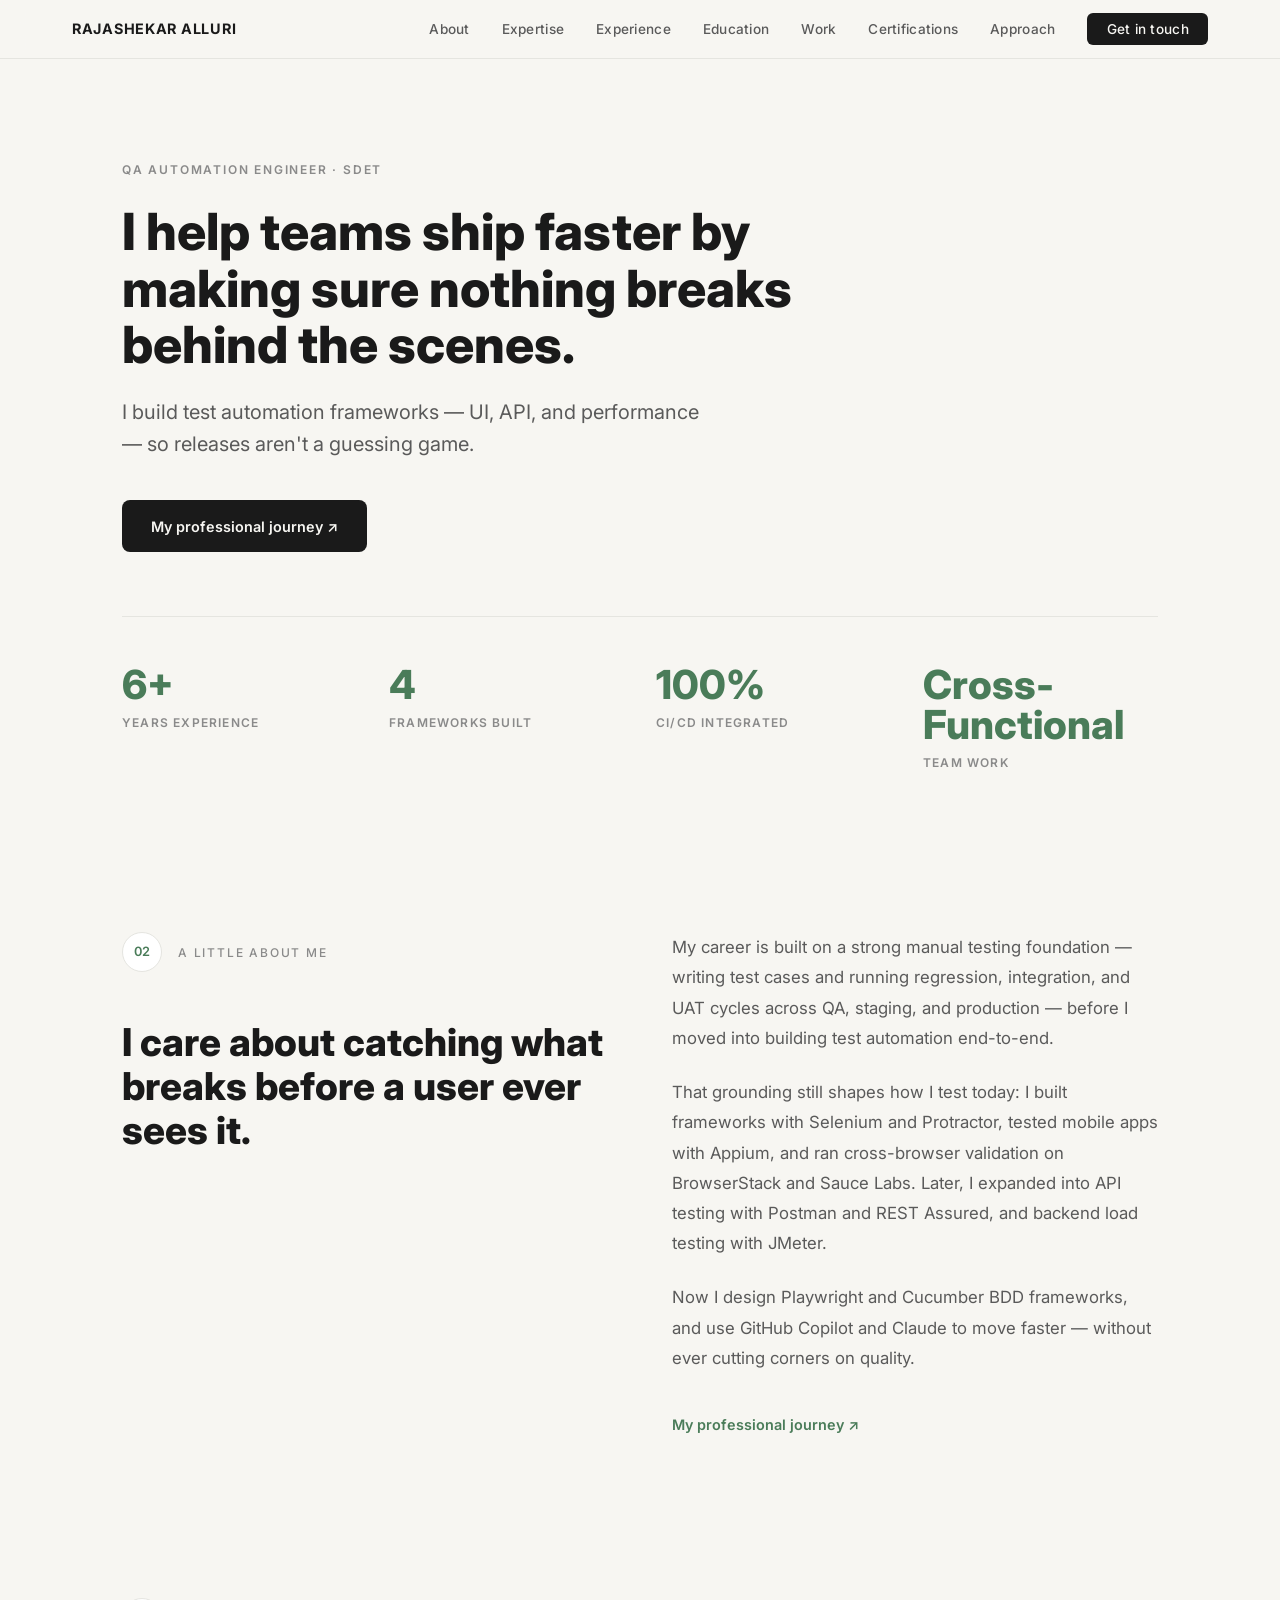
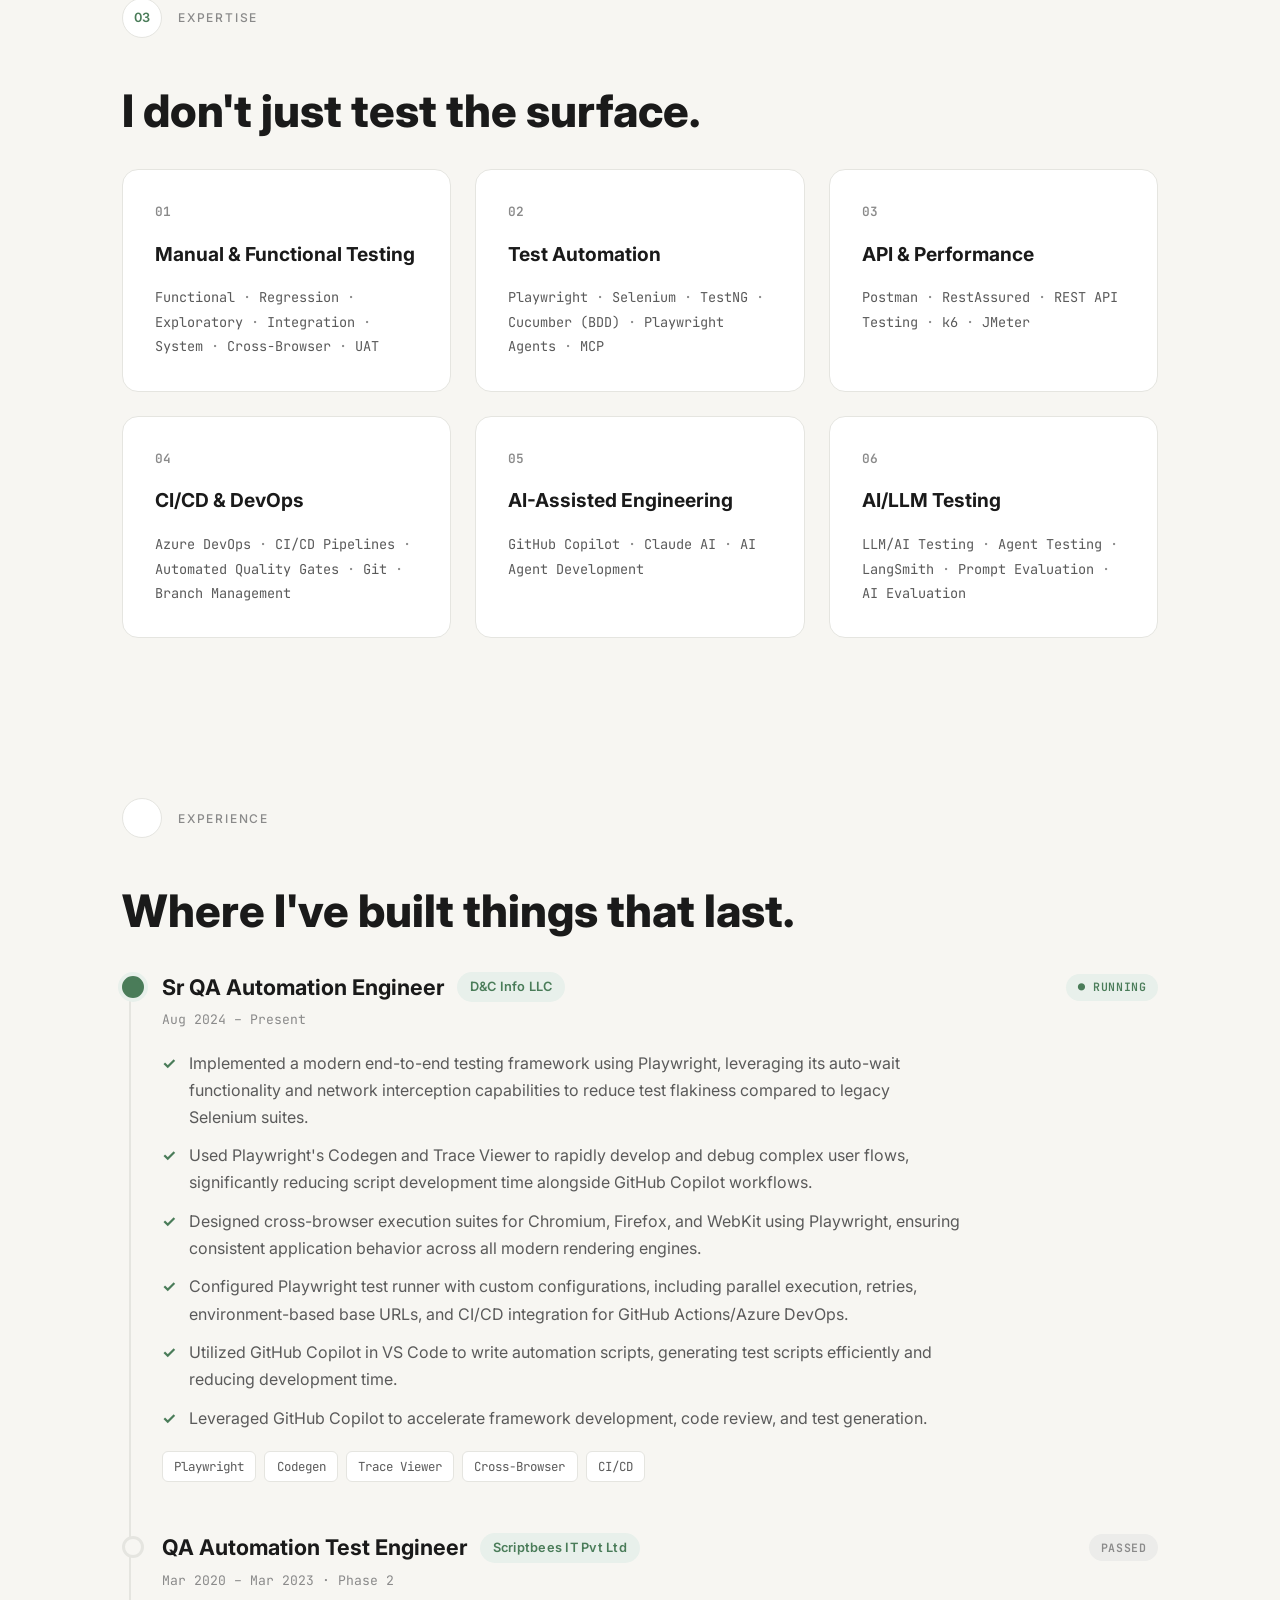
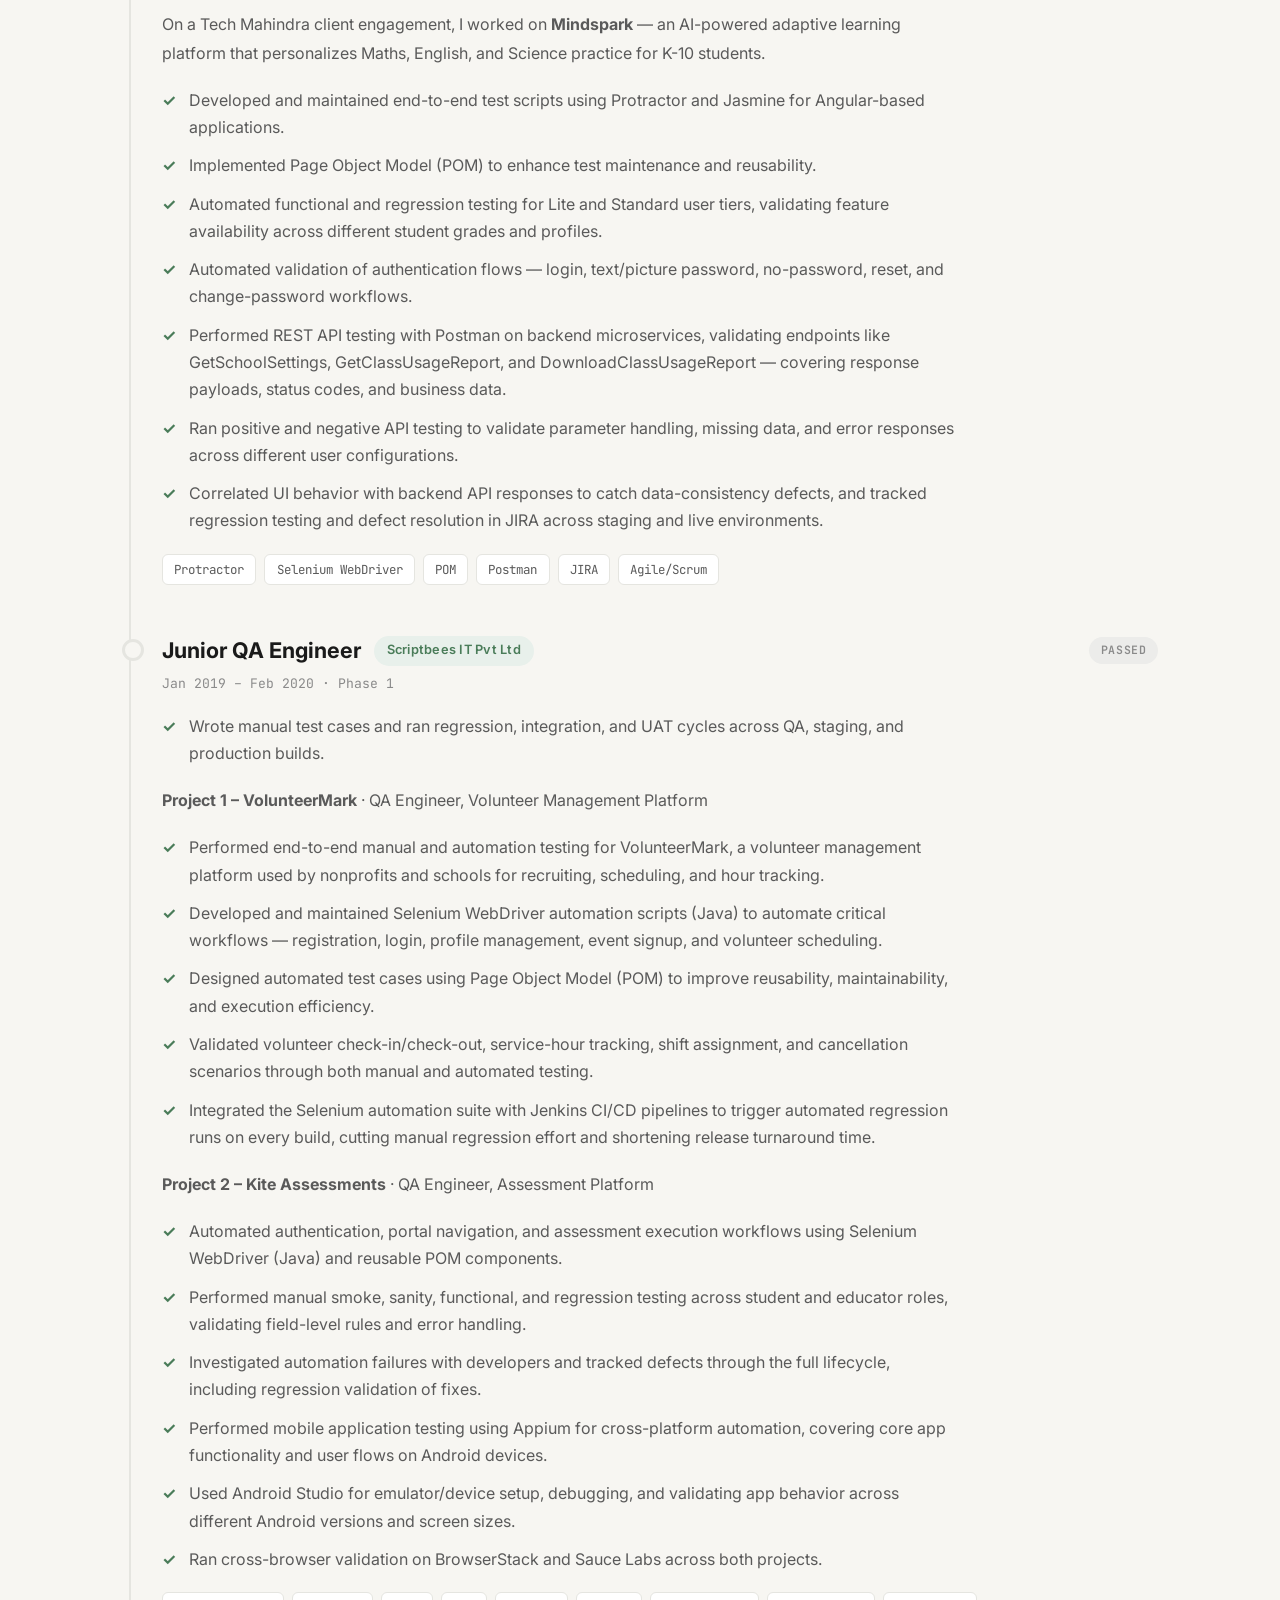
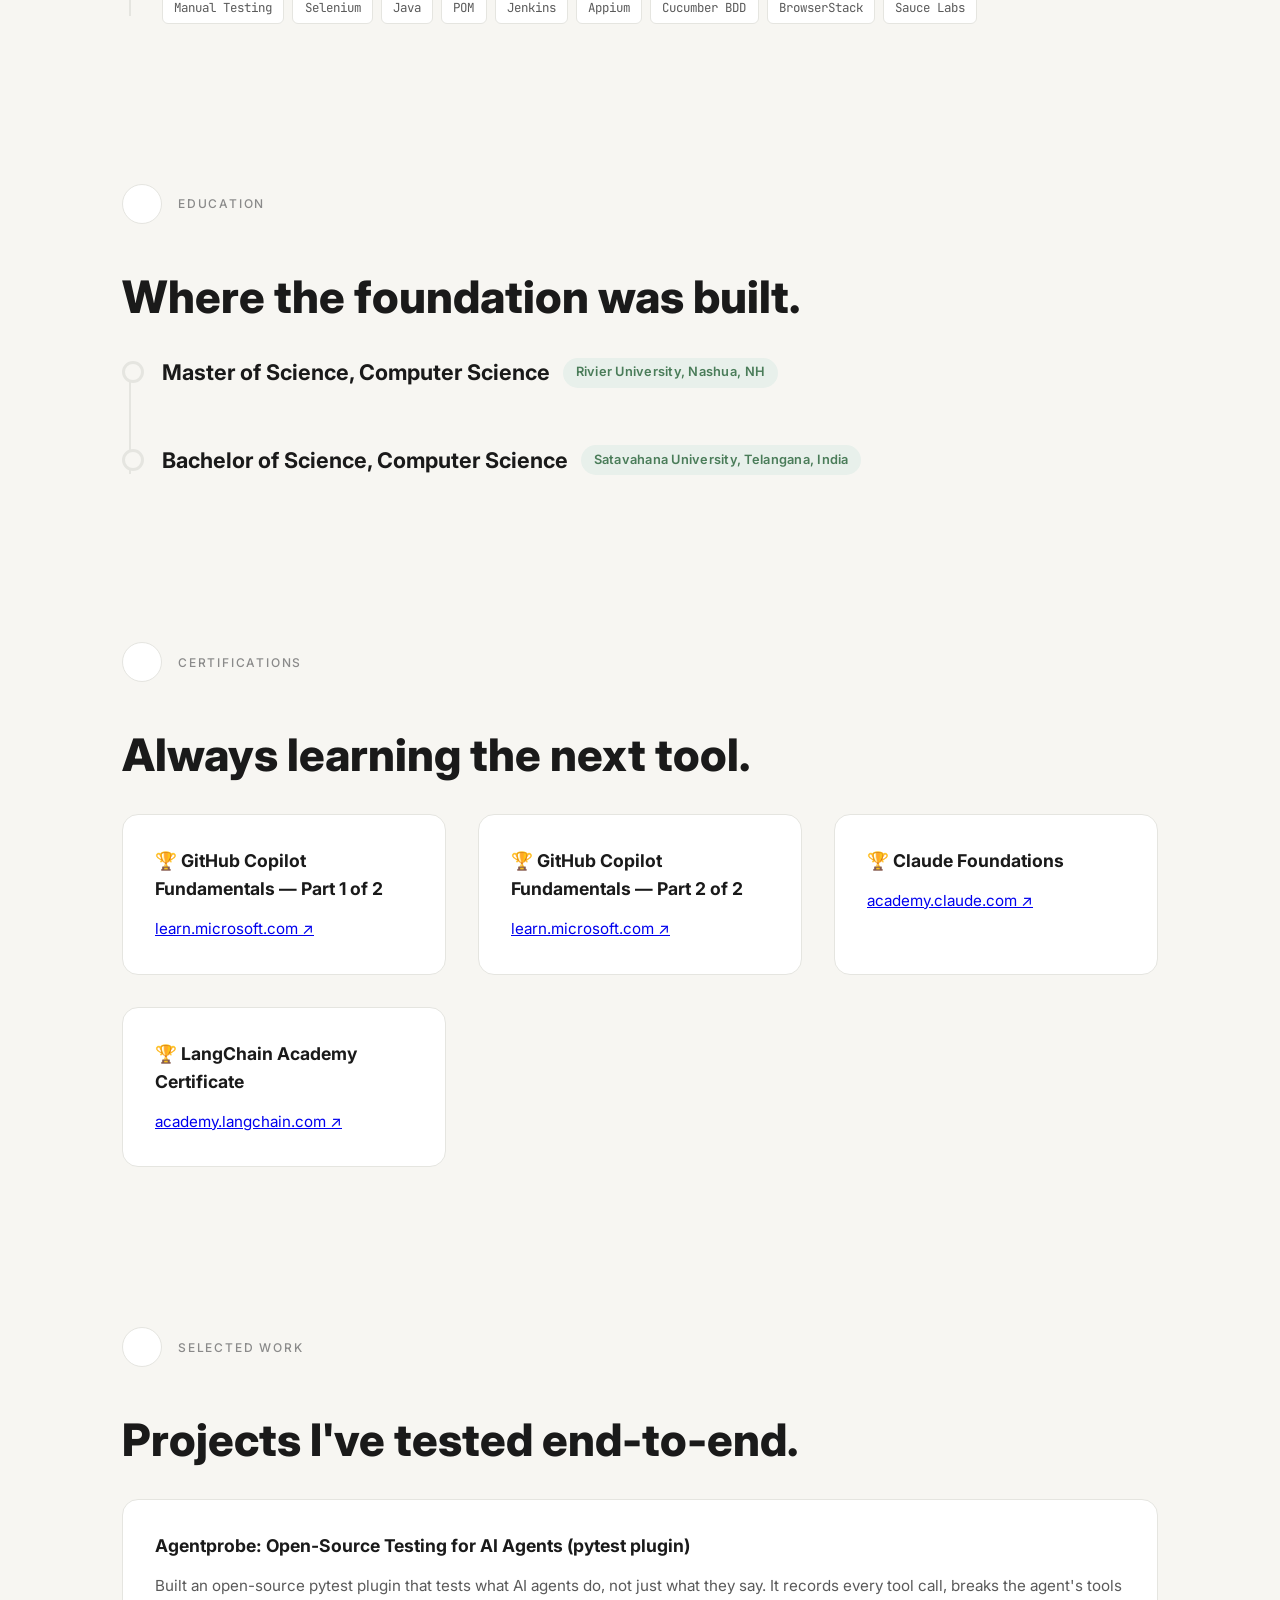
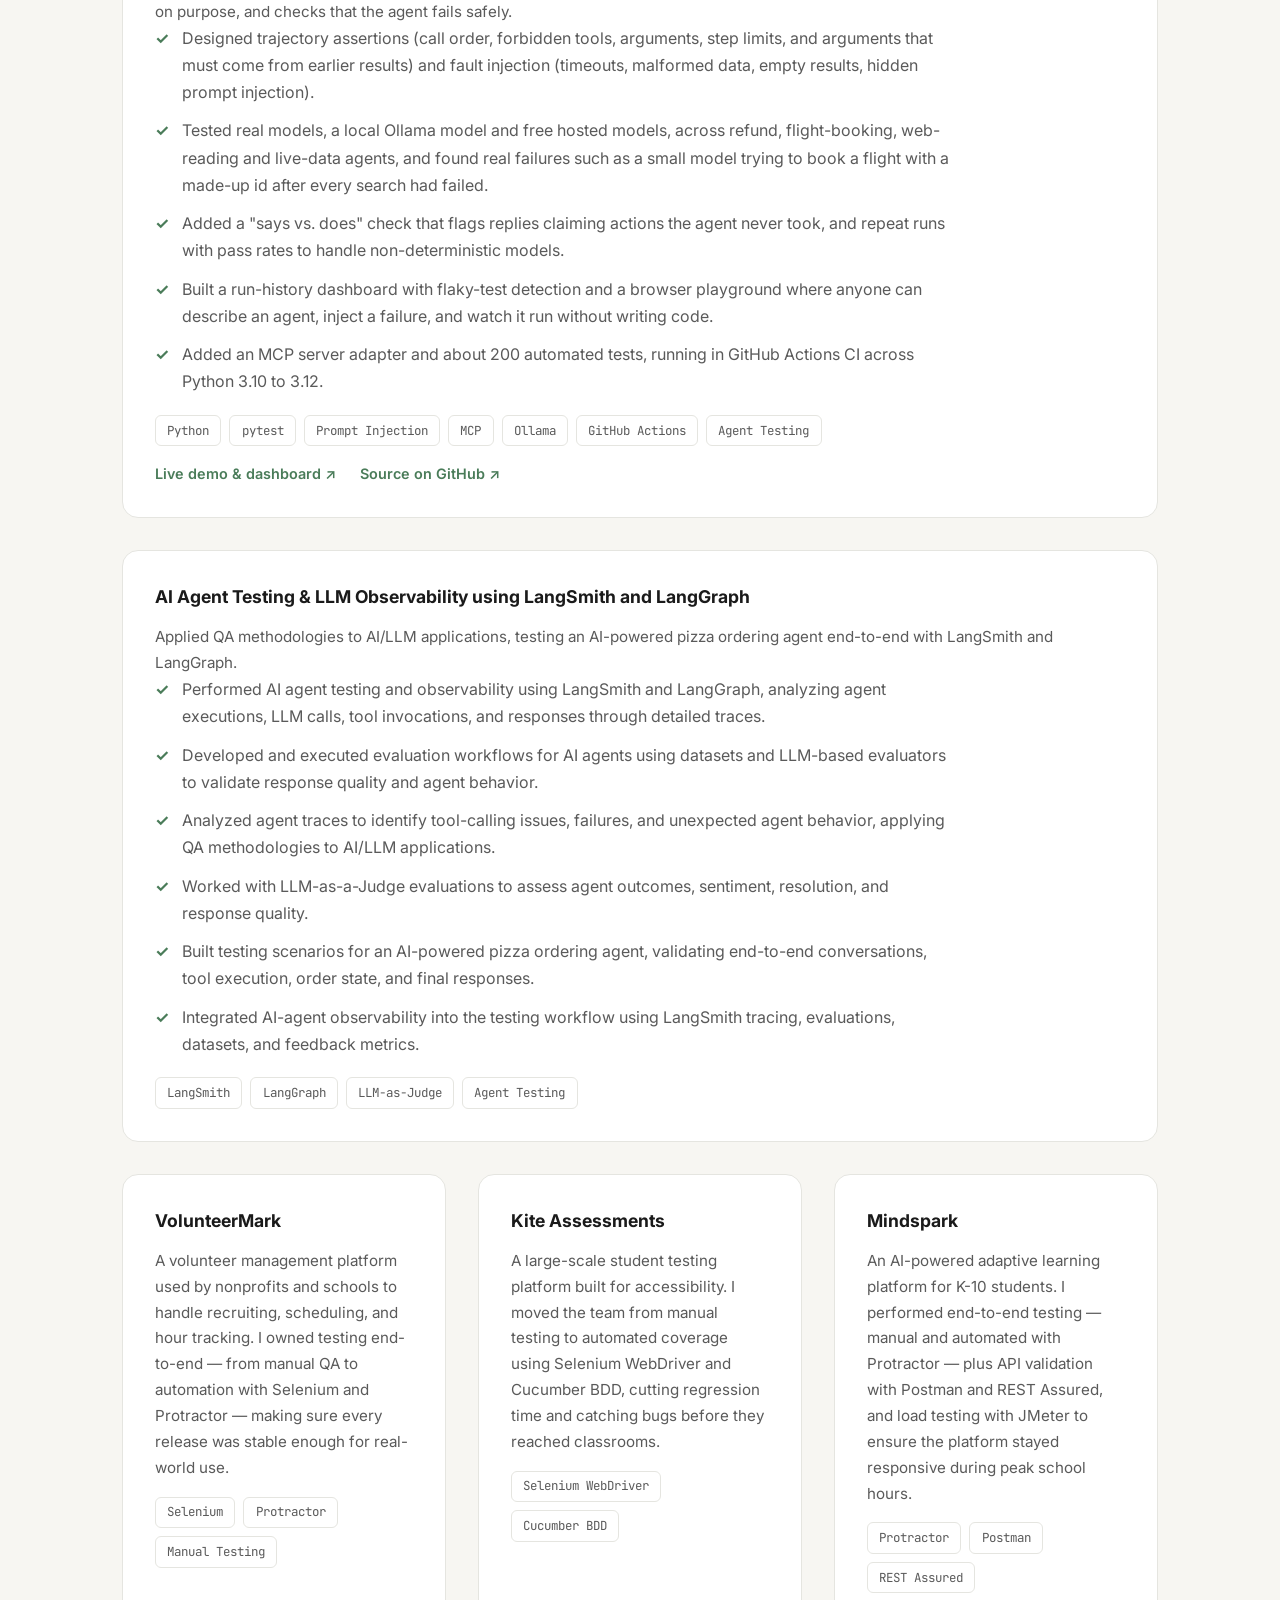
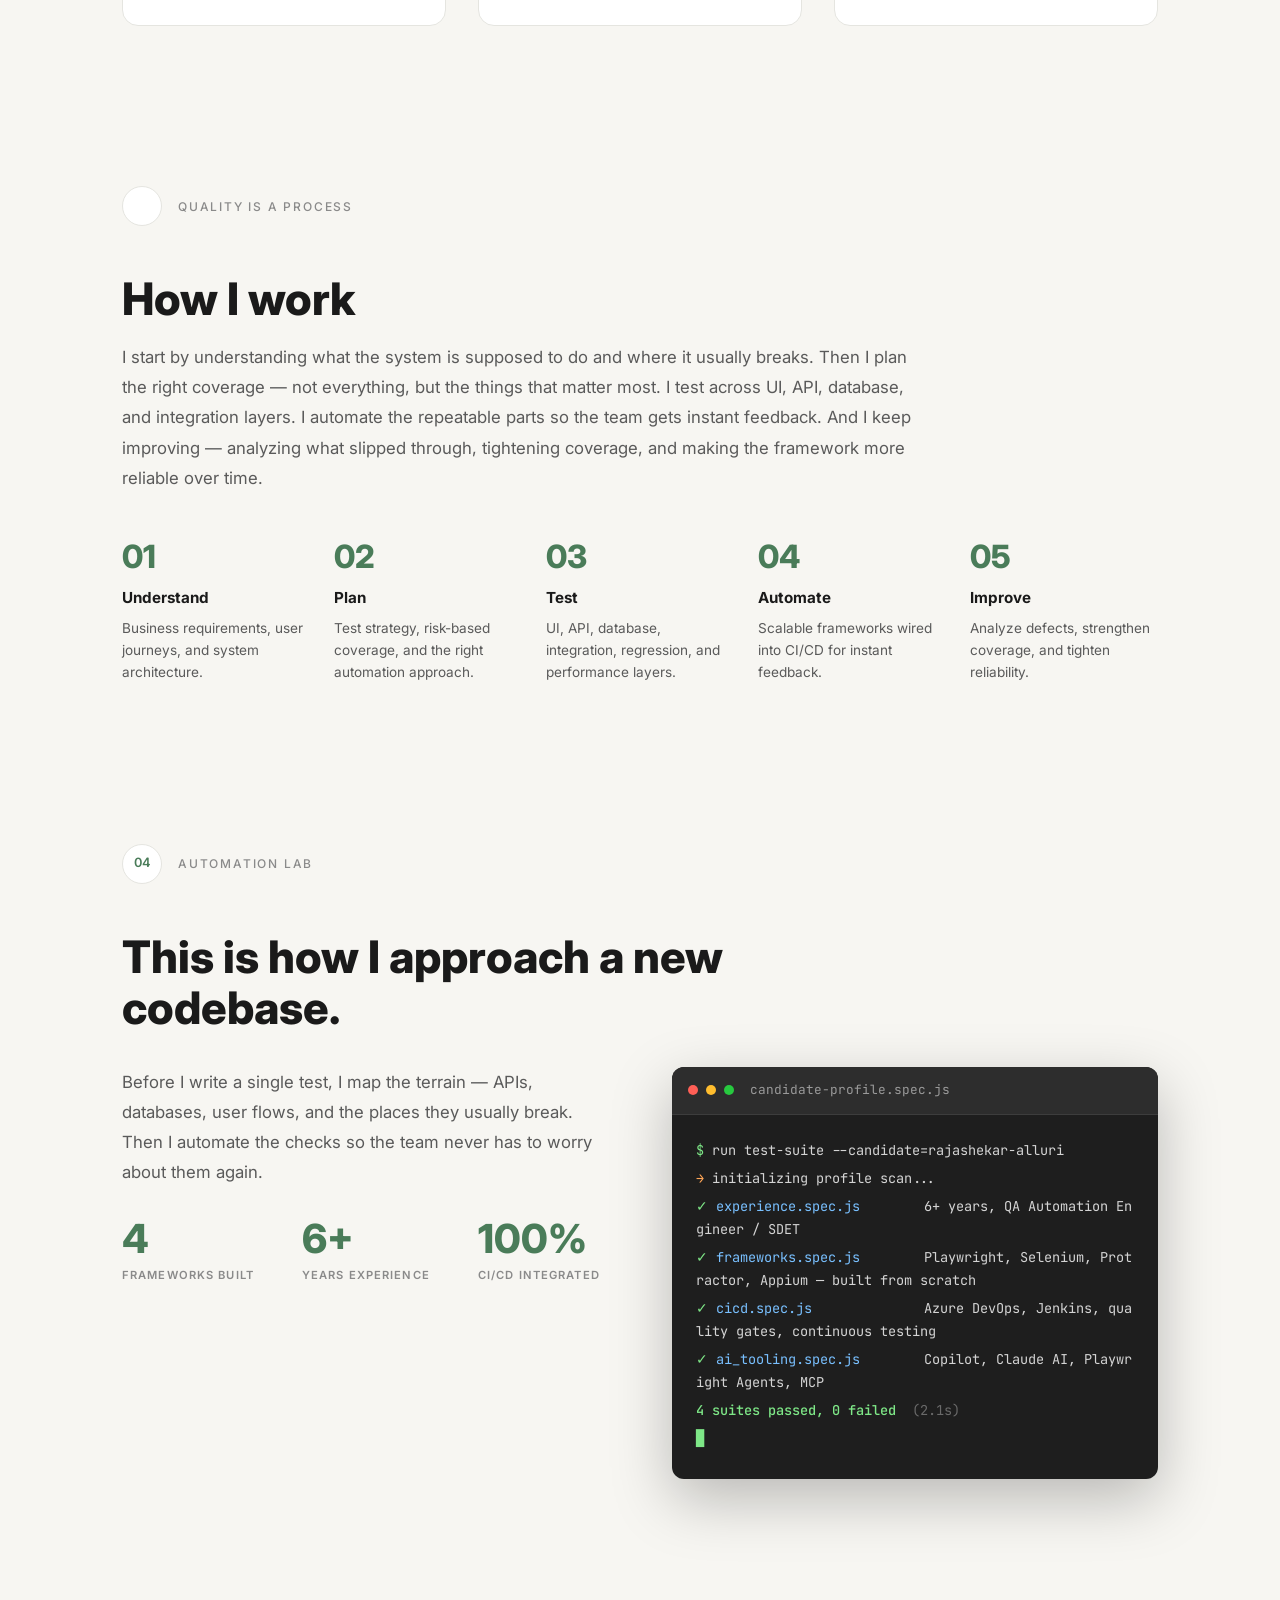
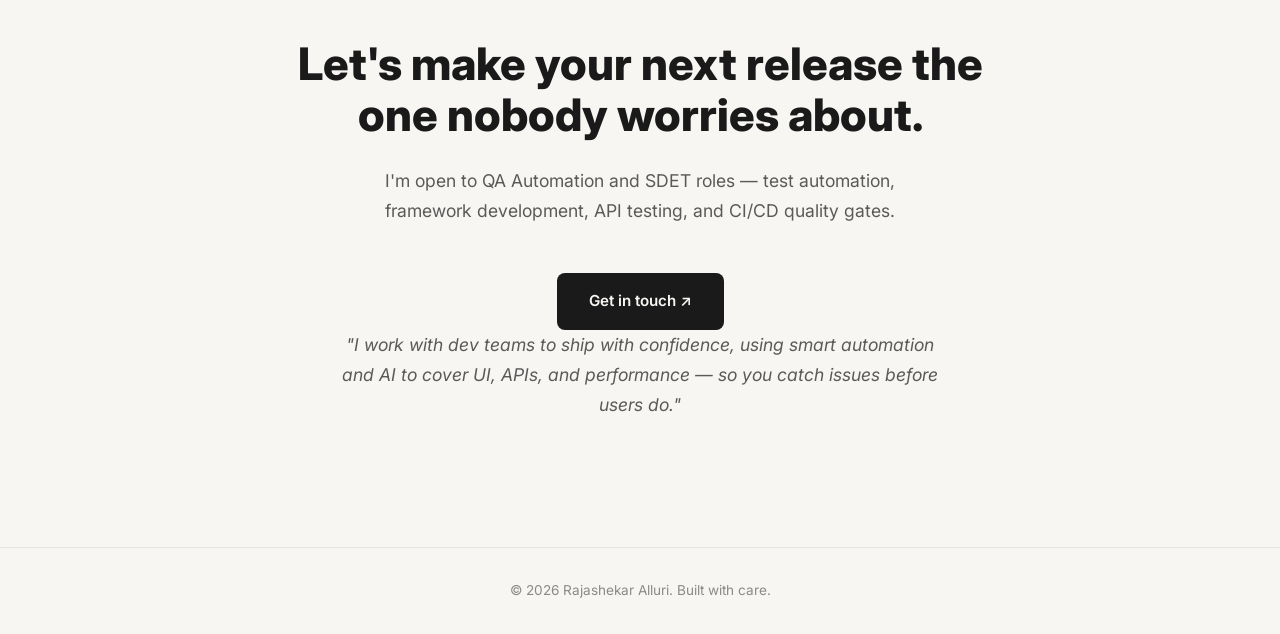
<file: index.html>
<!DOCTYPE html>
<html lang="en">
<head>
    <meta charset="UTF-8">
    <meta name="viewport" content="width=device-width, initial-scale=1.0">
    <title>Rajashekar Alluri | QA Automation Engineer</title>
    <link rel="preconnect" href="https://fonts.googleapis.com">
    <link rel="preconnect" href="https://fonts.gstatic.com" crossorigin>
    <link href="https://fonts.googleapis.com/css2?family=Inter:wght@300;400;500;600;700;800&family=JetBrains+Mono:wght@400;500&display=swap" rel="stylesheet">
    <style>
        :root {
            --bg: #f7f6f2;
            --bg-card: #ffffff;
            --text-primary: #1a1a1a;
            --text-secondary: #5a5a5a;
            --text-muted: #8a8a8a;
            --accent: #4a7c59;
            --accent-light: #e8f0eb;
            --border: #e5e5e0;
            --terminal-bg: #1e1e1e;
            --terminal-text: #d4d4d4;
            --terminal-green: #7ee787;
            --terminal-yellow: #ffa657;
            --terminal-red: #ff7b72;
            --terminal-blue: #79c0ff;
        }

        * {
            margin: 0;
            padding: 0;
            box-sizing: border-box;
        }

        body {
            font-family: 'Inter', -apple-system, BlinkMacSystemFont, sans-serif;
            background-color: var(--bg);
            color: var(--text-primary);
            line-height: 1.6;
            -webkit-font-smoothing: antialiased;
        }

        /* Navigation */
        nav {
            position: fixed;
            top: 0;
            left: 0;
            right: 0;
            z-index: 100;
            background: rgba(247, 246, 242, 0.92);
            backdrop-filter: blur(12px);
            border-bottom: 1px solid var(--border);
        }

        .nav-container {
            max-width: 1200px;
            margin: 0 auto;
            padding: 1rem 2rem;
            display: flex;
            justify-content: space-between;
            align-items: center;
        }

        .nav-logo {
            font-weight: 700;
            font-size: 0.9rem;
            letter-spacing: 0.05em;
            text-transform: uppercase;
            color: var(--text-primary);
            text-decoration: none;
        }

        .nav-links {
            display: flex;
            gap: 2rem;
            list-style: none;
        }

        .nav-links a {
            text-decoration: none;
            color: var(--text-secondary);
            font-size: 0.85rem;
            font-weight: 500;
            letter-spacing: 0.02em;
            transition: color 0.2s;
        }

        .nav-links a:hover {
            color: var(--accent);
        }

        .nav-cta {
            background: var(--text-primary);
            color: var(--bg) !important;
            padding: 0.5rem 1.2rem;
            border-radius: 6px;
            font-size: 0.8rem;
            font-weight: 600;
        }

        .nav-cta:hover {
            background: var(--accent);
        }

        /* Sections */
        section {
            max-width: 1100px;
            margin: 0 auto;
            padding: 6rem 2rem 4rem;
        }

        .section-header {
            display: flex;
            align-items: center;
            gap: 1rem;
            margin-bottom: 3rem;
        }

        .section-number {
            width: 40px;
            height: 40px;
            border-radius: 50%;
            border: 1px solid var(--border);
            display: flex;
            align-items: center;
            justify-content: center;
            font-size: 0.8rem;
            font-weight: 600;
            color: var(--accent);
            background: var(--bg-card);
        }

        .section-label {
            font-size: 0.75rem;
            font-weight: 500;
            letter-spacing: 0.15em;
            text-transform: uppercase;
            color: var(--text-muted);
        }

        .section-title {
            font-size: 2.8rem;
            font-weight: 800;
            line-height: 1.15;
            color: var(--text-primary);
            margin-top: 0.5rem;
            max-width: 700px;
        }

        /* Hero */
        .hero {
            padding-top: 10rem;
            padding-bottom: 4rem;
        }

        .hero-label {
            font-size: 0.75rem;
            font-weight: 600;
            letter-spacing: 0.15em;
            text-transform: uppercase;
            color: var(--text-muted);
            margin-bottom: 1.5rem;
        }

        .hero h1 {
            font-size: 3.2rem;
            font-weight: 800;
            line-height: 1.1;
            margin-bottom: 1.5rem;
            max-width: 800px;
        }

        .hero-subtitle {
            font-size: 1.25rem;
            color: var(--text-secondary);
            max-width: 600px;
            line-height: 1.6;
            font-weight: 400;
        }

        .hero-cta {
            margin-top: 2.5rem;
            display: inline-flex;
            align-items: center;
            gap: 0.5rem;
            background: var(--text-primary);
            color: var(--bg);
            padding: 0.9rem 1.8rem;
            border-radius: 8px;
            text-decoration: none;
            font-weight: 600;
            font-size: 0.9rem;
            transition: all 0.2s;
        }

        .hero-cta:hover {
            background: var(--accent);
            transform: translateY(-1px);
        }

        /* Stats Row */
        .stats-row {
            display: grid;
            grid-template-columns: repeat(4, 1fr);
            gap: 2rem;
            margin-top: 4rem;
            padding-top: 3rem;
            border-top: 1px solid var(--border);
        }

        .stat-item {
            text-align: left;
        }

        .stat-number {
            font-size: 2.5rem;
            font-weight: 800;
            color: var(--accent);
            line-height: 1;
            margin-bottom: 0.5rem;
        }

        .stat-label {
            font-size: 0.75rem;
            font-weight: 600;
            letter-spacing: 0.1em;
            text-transform: uppercase;
            color: var(--text-muted);
        }

        /* About */
        .about-grid {
            display: grid;
            grid-template-columns: 1fr 1fr;
            gap: 4rem;
            align-items: start;
        }

        .about-left .section-title {
            font-size: 2.4rem;
        }

        .about-right p {
            font-size: 1.05rem;
            color: var(--text-secondary);
            line-height: 1.8;
            margin-bottom: 1.5rem;
        }

        .about-link {
            display: inline-flex;
            align-items: center;
            gap: 0.4rem;
            color: var(--accent);
            text-decoration: none;
            font-weight: 600;
            font-size: 0.9rem;
            margin-top: 1rem;
        }

        .about-link:hover {
            text-decoration: underline;
        }

        /* Expertise Cards */
        .expertise-grid {
            display: grid;
            grid-template-columns: repeat(3, 1fr);
            gap: 1.5rem;
            margin-top: 2rem;
        }

        .expertise-card {
            background: var(--bg-card);
            border: 1px solid var(--border);
            border-radius: 16px;
            padding: 2rem;
            transition: all 0.3s ease;
        }

        .expertise-card:hover {
            transform: translateY(-4px);
            box-shadow: 0 12px 40px rgba(0,0,0,0.06);
            border-color: var(--accent);
        }

        .card-number {
            font-size: 0.8rem;
            font-weight: 600;
            color: var(--text-muted);
            margin-bottom: 1rem;
            font-family: 'JetBrains Mono', monospace;
        }

        .card-title {
            font-size: 1.2rem;
            font-weight: 700;
            margin-bottom: 1rem;
            color: var(--text-primary);
        }

        .card-tags {
            font-size: 0.85rem;
            color: var(--text-secondary);
            line-height: 1.8;
            font-family: 'JetBrains Mono', monospace;
        }

        .card-tags span {
            display: inline;
        }

        .card-tags span::after {
            content: " · ";
            color: var(--text-muted);
        }

        .card-tags span:last-child::after {
            content: "";
        }

        /* Experience */
        .experience-list {
            display: flex;
            flex-direction: column;
            gap: 0;
            margin-top: 2rem;
            position: relative;
            padding-left: 2.5rem;
        }

        .experience-list::before {
            content: "";
            position: absolute;
            left: 7px;
            top: 8px;
            bottom: 8px;
            width: 2px;
            background: var(--border);
        }

        .experience-item {
            position: relative;
            padding-bottom: 3rem;
        }

        .experience-item:last-child {
            padding-bottom: 0;
        }

        .experience-item::before {
            content: "";
            position: absolute;
            left: -2.5rem;
            top: 6px;
            width: 16px;
            height: 16px;
            border-radius: 50%;
            background: var(--bg);
            border: 3px solid var(--accent);
        }

        .experience-item.passed::before {
            border-color: var(--border);
        }

        .experience-item.running::before {
            background: var(--accent);
            box-shadow: 0 0 0 4px var(--accent-light);
        }

        .exp-header {
            display: flex;
            flex-wrap: wrap;
            align-items: center;
            gap: 0.8rem;
            margin-bottom: 0.3rem;
        }

        .exp-status {
            font-family: 'JetBrains Mono', monospace;
            font-size: 0.72rem;
            font-weight: 600;
            letter-spacing: 0.06em;
            text-transform: uppercase;
            padding: 0.28rem 0.7rem;
            border-radius: 999px;
            margin-left: auto;
        }
        .exp-status.running { background: var(--accent-light); color: var(--accent); }
        .exp-status.running::before { content: "● "; }
        .exp-status.passed { background: #ececea; color: var(--text-muted); }

        .exp-meta {
            font-family: 'JetBrains Mono', monospace;
            font-size: 0.82rem;
            color: var(--text-muted);
            margin-bottom: 1.2rem;
        }

        .exp-title {
            font-size: 1.35rem;
            font-weight: 700;
            color: var(--text-primary);
        }

        .exp-company {
            font-size: 0.8rem;
            color: var(--accent);
            font-weight: 600;
            background: var(--accent-light);
            padding: 0.3rem 0.8rem;
            border-radius: 999px;
            letter-spacing: 0.02em;
        }

        .exp-desc {
            font-size: 1rem;
            color: var(--text-secondary);
            line-height: 1.8;
            max-width: 800px;
            margin-bottom: 1.2rem;
        }

        .exp-bullets {
            list-style: none;
            padding: 0;
            margin: 0 0 1.2rem;
            max-width: 800px;
        }
        .exp-bullets li {
            position: relative;
            padding-left: 1.7rem;
            margin-bottom: 0.7rem;
            color: var(--text-secondary);
            line-height: 1.7;
        }
        .exp-bullets li::before {
            content: "✓";
            position: absolute;
            left: 0;
            color: var(--accent);
            font-weight: 700;
        }

        .exp-tags {
            display: flex;
            flex-wrap: wrap;
            gap: 0.5rem;
        }

        .exp-tags span {
            font-family: 'JetBrains Mono', monospace;
            font-size: 0.78rem;
            color: var(--text-secondary);
            background: var(--bg-card);
            border: 1px solid var(--border);
            padding: 0.3rem 0.7rem;
            border-radius: 6px;
        }

        /* Work / Projects */
        .work-grid {
            display: grid;
            grid-template-columns: repeat(3, 1fr);
            gap: 2rem;
            margin-top: 2rem;
        }

        .work-card {
            background: var(--bg-card);
            border: 1px solid var(--border);
            border-radius: 16px;
            padding: 2rem;
            transition: all 0.3s ease;
        }

        .work-card:hover {
            transform: translateY(-4px);
            box-shadow: 0 12px 40px rgba(0,0,0,0.06);
        }

        .work-title {
            font-size: 1.1rem;
            font-weight: 700;
            margin-bottom: 0.8rem;
        }

        .work-desc {
            font-size: 0.95rem;
            color: var(--text-secondary);
            line-height: 1.7;
        }

        /* Process */
        .process-steps {
            display: grid;
            grid-template-columns: repeat(5, 1fr);
            gap: 1.5rem;
            margin-top: 3rem;
        }

        .process-step {
            text-align: left;
        }

        .step-number {
            font-size: 2rem;
            font-weight: 800;
            color: var(--accent);
            margin-bottom: 0.8rem;
            line-height: 1;
        }

        .step-title {
            font-size: 0.95rem;
            font-weight: 700;
            margin-bottom: 0.5rem;
        }

        .step-desc {
            font-size: 0.85rem;
            color: var(--text-secondary);
            line-height: 1.6;
        }

        /* Automation Lab */
        .lab-grid {
            display: grid;
            grid-template-columns: 1fr 1fr;
            gap: 4rem;
            align-items: start;
            margin-top: 2rem;
        }

        .lab-left p {
            font-size: 1.05rem;
            color: var(--text-secondary);
            line-height: 1.8;
            margin-bottom: 2rem;
        }

        .lab-stats {
            display: flex;
            gap: 3rem;
        }

        .lab-stat {
            text-align: left;
        }

        .lab-stat-num {
            font-size: 2.5rem;
            font-weight: 800;
            color: var(--accent);
            line-height: 1;
        }

        .lab-stat-label {
            font-size: 0.7rem;
            font-weight: 600;
            letter-spacing: 0.1em;
            text-transform: uppercase;
            color: var(--text-muted);
            margin-top: 0.5rem;
        }

        /* Terminal */
        .terminal {
            background: var(--terminal-bg);
            border-radius: 12px;
            overflow: hidden;
            box-shadow: 0 20px 60px rgba(0,0,0,0.25);
            font-family: 'JetBrains Mono', monospace;
            font-size: 0.85rem;
            line-height: 1.7;
        }

        .terminal-header {
            background: #2d2d2d;
            padding: 0.8rem 1rem;
            display: flex;
            align-items: center;
            gap: 0.5rem;
            border-bottom: 1px solid #3d3d3d;
        }

        .terminal-dot {
            width: 10px;
            height: 10px;
            border-radius: 50%;
        }

        .dot-red { background: #ff5f56; }
        .dot-yellow { background: #ffbd2e; }
        .dot-green { background: #27c93f; }

        .terminal-filename {
            margin-left: 0.5rem;
            color: #9a9a9a;
            font-size: 0.8rem;
        }

        .terminal-body {
            padding: 1.5rem;
            color: var(--terminal-text);
        }

        .terminal-line {
            margin-bottom: 0.3rem;
            white-space: pre-wrap;
            word-break: break-all;
        }

        .term-prompt { color: var(--terminal-green); }
        .term-arrow { color: var(--terminal-yellow); }
        .term-check { color: var(--terminal-green); }
        .term-file { color: var(--terminal-blue); }
        .term-pass { color: var(--terminal-green); font-weight: 500; }
        .term-dim { color: #6a6a6a; }

        /* Contact */
        .contact-section {
            text-align: center;
            padding-bottom: 6rem;
        }

        .contact-section .section-title {
            margin: 0 auto 1.5rem;
            max-width: 700px;
        }

        .contact-section p {
            font-size: 1.1rem;
            color: var(--text-secondary);
            max-width: 600px;
            margin: 0 auto 2rem;
            line-height: 1.7;
        }

        .contact-quote {
            font-style: italic;
            color: var(--text-muted);
            font-size: 1rem;
            max-width: 700px;
            margin: 2rem auto 0;
            line-height: 1.7;
        }

        .contact-btn {
            display: inline-flex;
            align-items: center;
            gap: 0.5rem;
            background: var(--text-primary);
            color: var(--bg);
            padding: 1rem 2rem;
            border-radius: 8px;
            text-decoration: none;
            font-weight: 600;
            font-size: 0.95rem;
            transition: all 0.2s;
            margin-top: 1rem;
        }

        .contact-btn:hover {
            background: var(--accent);
            transform: translateY(-2px);
        }

        /* Footer */
        footer {
            text-align: center;
            padding: 2rem;
            border-top: 1px solid var(--border);
            color: var(--text-muted);
            font-size: 0.85rem;
        }

        /* Responsive */
        @media (max-width: 900px) {
            .about-grid,
            .lab-grid {
                grid-template-columns: 1fr;
            }
            .expertise-grid,
            .work-grid {
                grid-template-columns: 1fr;
            }
            .process-steps {
                grid-template-columns: 1fr;
            }
            .stats-row {
                grid-template-columns: repeat(2, 1fr);
            }
            .hero h1 {
                font-size: 2.2rem;
            }
            .section-title {
                font-size: 2rem;
            }
            .nav-links {
                display: none;
            }
        }
    </style>
</head>
<body>

    <!-- Navigation -->
    <nav>
        <div class="nav-container">
            <a href="#" class="nav-logo">Rajashekar Alluri</a>
            <ul class="nav-links">
                <li><a href="#about">About</a></li>
                <li><a href="#expertise">Expertise</a></li>
                <li><a href="#experience">Experience</a></li>
                <li><a href="#education">Education</a></li>
                <li><a href="#work">Work</a></li>
                <li><a href="#certifications">Certifications</a></li>
                <li><a href="#approach">Approach</a></li>
                <li><a href="#contact" class="nav-cta">Get in touch</a></li>
            </ul>
        </div>
    </nav>

    <!-- Hero -->
    <section class="hero" id="home">
        <div class="hero-label">QA Automation Engineer · SDET</div>
        <h1>I help teams ship faster by making sure nothing breaks behind the scenes.</h1>
        <p class="hero-subtitle">I build test automation frameworks — UI, API, and performance — so releases aren't a guessing game.</p>
        <div>
            <a href="#experience" class="hero-cta">My professional journey ↗</a>
        </div>

        <div class="stats-row">
            <div class="stat-item">
                <div class="stat-number">6+</div>
                <div class="stat-label">Years Experience</div>
            </div>
            <div class="stat-item">
                <div class="stat-number">4</div>
                <div class="stat-label">Frameworks Built</div>
            </div>
            <div class="stat-item">
                <div class="stat-number">100%</div>
                <div class="stat-label">CI/CD Integrated</div>
            </div>
            <div class="stat-item">
                <div class="stat-number">Cross-Functional</div>
                <div class="stat-label">Team Work</div>
            </div>
        </div>
    </section>

    <!-- About -->
    <section id="about">
        <div class="about-grid">
            <div class="about-left">
                <div class="section-header">
                    <div class="section-number">02</div>
                    <div class="section-label">A Little About Me</div>
                </div>
                <h2 class="section-title">I care about catching what breaks before a user ever sees it.</h2>
            </div>
            <div class="about-right">
                <p>My career is built on a strong manual testing foundation — writing test cases and running regression, integration, and UAT cycles across QA, staging, and production — before I moved into building test automation end-to-end.</p>
                <p>That grounding still shapes how I test today: I built frameworks with Selenium and Protractor, tested mobile apps with Appium, and ran cross-browser validation on BrowserStack and Sauce Labs. Later, I expanded into API testing with Postman and REST Assured, and backend load testing with JMeter.</p>
                <p>Now I design Playwright and Cucumber BDD frameworks, and use GitHub Copilot and Claude to move faster — without ever cutting corners on quality.</p>
                <a href="#experience" class="about-link">My professional journey ↗</a>
            </div>
        </div>
    </section>

    <!-- Expertise -->
    <section id="expertise">
        <div class="section-header">
            <div class="section-number">03</div>
            <div class="section-label">Expertise</div>
        </div>
        <h2 class="section-title">I don't just test the surface.</h2>

        <div class="expertise-grid">
            <div class="expertise-card">
                <div class="card-number">01</div>
                <div class="card-title">Manual & Functional Testing</div>
                <div class="card-tags">
                    <span>Functional</span>
                    <span>Regression</span>
                    <span>Exploratory</span>
                    <span>Integration</span>
                    <span>System</span>
                    <span>Cross-Browser</span>
                    <span>UAT</span>
                </div>
            </div>
            <div class="expertise-card">
                <div class="card-number">02</div>
                <div class="card-title">Test Automation</div>
                <div class="card-tags">
                    <span>Playwright</span>
                    <span>Selenium</span>
                    <span>TestNG</span>
                    <span>Cucumber (BDD)</span>
                    <span>Playwright Agents</span>
                    <span>MCP</span>
                </div>
            </div>
            <div class="expertise-card">
                <div class="card-number">03</div>
                <div class="card-title">API & Performance</div>
                <div class="card-tags">
                    <span>Postman</span>
                    <span>RestAssured</span>
                    <span>REST API Testing</span>
                    <span>k6</span>
                    <span>JMeter</span>
                </div>
            </div>
            <div class="expertise-card">
                <div class="card-number">04</div>
                <div class="card-title">CI/CD & DevOps</div>
                <div class="card-tags">
                    <span>Azure DevOps</span>
                    <span>CI/CD Pipelines</span>
                    <span>Automated Quality Gates</span>
                    <span>Git</span>
                    <span>Branch Management</span>
                </div>
            </div>
            <div class="expertise-card">
                <div class="card-number">05</div>
                <div class="card-title">AI-Assisted Engineering</div>
                <div class="card-tags">
                    <span>GitHub Copilot</span>
                    <span>Claude AI</span>
                    <span>AI Agent Development</span>
                </div>
            </div>
            <div class="expertise-card">
                <div class="card-number">06</div>
                <div class="card-title">AI/LLM Testing</div>
                <div class="card-tags">
                    <span>LLM/AI Testing</span>
                    <span>Agent Testing</span>
                    <span>LangSmith</span>
                    <span>Prompt Evaluation</span>
                    <span>AI Evaluation</span>
                </div>
            </div>
        </div>
    </section>

    <!-- Experience -->
    <section id="experience">
        <div class="section-header">
            <div class="section-number"></div>
            <div class="section-label">Experience</div>
        </div>
        <h2 class="section-title">Where I've built things that last.</h2>

        <div class="experience-list">
            <div class="experience-item running">
                <div class="exp-header">
                    <div class="exp-title">Sr QA Automation Engineer</div>
                    <div class="exp-company">D&C Info LLC</div>
                    <div class="exp-status running">Running</div>
                </div>
                <div class="exp-meta">Aug 2024 – Present</div>
                <ul class="exp-bullets">
                    <li>Implemented a modern end-to-end testing framework using Playwright, leveraging its auto-wait functionality and network interception capabilities to reduce test flakiness compared to legacy Selenium suites.</li>
                    <li>Used Playwright's Codegen and Trace Viewer to rapidly develop and debug complex user flows, significantly reducing script development time alongside GitHub Copilot workflows.</li>
                    <li>Designed cross-browser execution suites for Chromium, Firefox, and WebKit using Playwright, ensuring consistent application behavior across all modern rendering engines.</li>
                    <li>Configured Playwright test runner with custom configurations, including parallel execution, retries, environment-based base URLs, and CI/CD integration for GitHub Actions/Azure DevOps.</li>
                    <li>Utilized GitHub Copilot in VS Code to write automation scripts, generating test scripts efficiently and reducing development time.</li>
                    <li>Leveraged GitHub Copilot to accelerate framework development, code review, and test generation.</li>
                </ul>
                <div class="exp-tags">
                    <span>Playwright</span>
                    <span>Codegen</span>
                    <span>Trace Viewer</span>
                    <span>Cross-Browser</span>
                    <span>CI/CD</span>
                </div>
            </div>

            <div class="experience-item passed">
                <div class="exp-header">
                    <div class="exp-title">QA Automation Test Engineer</div>
                    <div class="exp-company">Scriptbees IT Pvt Ltd</div>
                    <div class="exp-status passed">Passed</div>
                </div>
                <div class="exp-meta">Mar 2020 – Mar 2023 · Phase 2</div>
                <p class="exp-desc">On a Tech Mahindra client engagement, I worked on <strong>Mindspark</strong> — an AI-powered adaptive learning platform that personalizes Maths, English, and Science practice for K-10 students.</p>
                <ul class="exp-bullets">
                    <li>Developed and maintained end-to-end test scripts using Protractor and Jasmine for Angular-based applications.</li>
                    <li>Implemented Page Object Model (POM) to enhance test maintenance and reusability.</li>
                    <li>Automated functional and regression testing for Lite and Standard user tiers, validating feature availability across different student grades and profiles.</li>
                    <li>Automated validation of authentication flows — login, text/picture password, no-password, reset, and change-password workflows.</li>
                    <li>Performed REST API testing with Postman on backend microservices, validating endpoints like GetSchoolSettings, GetClassUsageReport, and DownloadClassUsageReport — covering response payloads, status codes, and business data.</li>
                    <li>Ran positive and negative API testing to validate parameter handling, missing data, and error responses across different user configurations.</li>
                    <li>Correlated UI behavior with backend API responses to catch data-consistency defects, and tracked regression testing and defect resolution in JIRA across staging and live environments.</li>
                </ul>
                <div class="exp-tags">
                    <span>Protractor</span>
                    <span>Selenium WebDriver</span>
                    <span>POM</span>
                    <span>Postman</span>
                    <span>JIRA</span>
                    <span>Agile/Scrum</span>
                </div>
            </div>

            <div class="experience-item passed">
                <div class="exp-header">
                    <div class="exp-title">Junior QA Engineer</div>
                    <div class="exp-company">Scriptbees IT Pvt Ltd</div>
                    <div class="exp-status passed">Passed</div>
                </div>
                <div class="exp-meta">Jan 2019 – Feb 2020 · Phase 1</div>
                <ul class="exp-bullets">
                    <li>Wrote manual test cases and ran regression, integration, and UAT cycles across QA, staging, and production builds.</li>
                </ul>
                <p class="exp-desc"><strong>Project 1 – VolunteerMark</strong> · QA Engineer, Volunteer Management Platform</p>
                <ul class="exp-bullets">
                    <li>Performed end-to-end manual and automation testing for VolunteerMark, a volunteer management platform used by nonprofits and schools for recruiting, scheduling, and hour tracking.</li>
                    <li>Developed and maintained Selenium WebDriver automation scripts (Java) to automate critical workflows — registration, login, profile management, event signup, and volunteer scheduling.</li>
                    <li>Designed automated test cases using Page Object Model (POM) to improve reusability, maintainability, and execution efficiency.</li>
                    <li>Validated volunteer check-in/check-out, service-hour tracking, shift assignment, and cancellation scenarios through both manual and automated testing.</li>
                    <li>Integrated the Selenium automation suite with Jenkins CI/CD pipelines to trigger automated regression runs on every build, cutting manual regression effort and shortening release turnaround time.</li>
                </ul>
                <p class="exp-desc"><strong>Project 2 – Kite Assessments</strong> · QA Engineer, Assessment Platform</p>
                <ul class="exp-bullets">
                    <li>Automated authentication, portal navigation, and assessment execution workflows using Selenium WebDriver (Java) and reusable POM components.</li>
                    <li>Performed manual smoke, sanity, functional, and regression testing across student and educator roles, validating field-level rules and error handling.</li>
                    <li>Investigated automation failures with developers and tracked defects through the full lifecycle, including regression validation of fixes.</li>
                    <li>Performed mobile application testing using Appium for cross-platform automation, covering core app functionality and user flows on Android devices.</li>
                    <li>Used Android Studio for emulator/device setup, debugging, and validating app behavior across different Android versions and screen sizes.</li>
                    <li>Ran cross-browser validation on BrowserStack and Sauce Labs across both projects.</li>
                </ul>
                <div class="exp-tags">
                    <span>Manual Testing</span>
                    <span>Selenium</span>
                    <span>Java</span>
                    <span>POM</span>
                    <span>Jenkins</span>
                    <span>Appium</span>
                    <span>Cucumber BDD</span>
                    <span>BrowserStack</span>
                    <span>Sauce Labs</span>
                </div>
            </div>
        </div>
    </section>

    <!-- Education -->
    <section id="education">
        <div class="section-header">
            <div class="section-number"></div>
            <div class="section-label">Education</div>
        </div>
        <h2 class="section-title">Where the foundation was built.</h2>

        <div class="experience-list">
            <div class="experience-item passed">
                <div class="exp-header">
                    <div class="exp-title">Master of Science, Computer Science</div>
                    <div class="exp-company">Rivier University, Nashua, NH</div>
                </div>
            </div>
            <div class="experience-item passed">
                <div class="exp-header">
                    <div class="exp-title">Bachelor of Science, Computer Science</div>
                    <div class="exp-company">Satavahana University, Telangana, India</div>
                </div>
            </div>
        </div>
    </section>

    <!-- Certifications -->
    <section id="certifications">
        <div class="section-header">
            <div class="section-number"></div>
            <div class="section-label">Certifications</div>
        </div>
        <h2 class="section-title">Always learning the next tool.</h2>

        <div class="work-grid">
            <div class="work-card">
                <div class="work-title">🏆 GitHub Copilot Fundamentals — Part 1 of 2</div>
                <p class="work-desc"><a href="https://learn.microsoft.com/en-in/training/paths/copilot/" target="_blank">learn.microsoft.com ↗</a></p>
            </div>
            <div class="work-card">
                <div class="work-title">🏆 GitHub Copilot Fundamentals — Part 2 of 2</div>
                <p class="work-desc"><a href="https://learn.microsoft.com/en-in/training/paths/gh-copilot-2/" target="_blank">learn.microsoft.com ↗</a></p>
            </div>
            <div class="work-card">
                <div class="work-title">🏆 Claude Foundations</div>
                <p class="work-desc"><a href="https://academy.claude.com/verify/2319f3032930d1d7271152f3c6d31824" target="_blank">academy.claude.com ↗</a></p>
            </div>
            <div class="work-card">
                <div class="work-title">🏆 LangChain Academy Certificate</div>
                <p class="work-desc"><a href="https://academy.langchain.com/certificates/kcfd9lmcmq" target="_blank">academy.langchain.com ↗</a></p>
            </div>
        </div>
    </section>

    <!-- Selected Work -->
    <section id="work">
        <div class="section-header">
            <div class="section-number"></div>
            <div class="section-label">Selected Work</div>
        </div>
        <h2 class="section-title">Projects I've tested end-to-end.</h2>

        <div class="work-grid">
            <div class="work-card" style="grid-column: 1 / -1;">
                <div class="work-title">Agentprobe: Open-Source Testing for AI Agents (pytest plugin)</div>
                <p class="work-desc">Built an open-source pytest plugin that tests what AI agents do, not just what they say. It records every tool call, breaks the agent's tools on purpose, and checks that the agent fails safely.</p>
                <ul class="exp-bullets">
                    <li>Designed trajectory assertions (call order, forbidden tools, arguments, step limits, and arguments that must come from earlier results) and fault injection (timeouts, malformed data, empty results, hidden prompt injection).</li>
                    <li>Tested real models, a local Ollama model and free hosted models, across refund, flight-booking, web-reading and live-data agents, and found real failures such as a small model trying to book a flight with a made-up id after every search had failed.</li>
                    <li>Added a "says vs. does" check that flags replies claiming actions the agent never took, and repeat runs with pass rates to handle non-deterministic models.</li>
                    <li>Built a run-history dashboard with flaky-test detection and a browser playground where anyone can describe an agent, inject a failure, and watch it run without writing code.</li>
                    <li>Added an MCP server adapter and about 200 automated tests, running in GitHub Actions CI across Python 3.10 to 3.12.</li>
                </ul>
                <div class="exp-tags" style="margin-top: 1rem;">
                    <span>Python</span>
                    <span>pytest</span>
                    <span>Prompt Injection</span>
                    <span>MCP</span>
                    <span>Ollama</span>
                    <span>GitHub Actions</span>
                    <span>Agent Testing</span>
                </div>
                <div style="display: flex; gap: 1.5rem; flex-wrap: wrap;">
                    <a class="about-link" href="https://rajashekarreddy4848.github.io/agentprobe/" target="_blank" rel="noopener">Live demo &amp; dashboard ↗</a>
                    <a class="about-link" href="https://github.com/rajashekarreddy4848/agentprobe" target="_blank" rel="noopener">Source on GitHub ↗</a>
                </div>
            </div>
            <div class="work-card" style="grid-column: 1 / -1;">
                <div class="work-title">AI Agent Testing &amp; LLM Observability using LangSmith and LangGraph</div>
                <p class="work-desc">Applied QA methodologies to AI/LLM applications, testing an AI-powered pizza ordering agent end-to-end with LangSmith and LangGraph.</p>
                <ul class="exp-bullets">
                    <li>Performed AI agent testing and observability using LangSmith and LangGraph, analyzing agent executions, LLM calls, tool invocations, and responses through detailed traces.</li>
                    <li>Developed and executed evaluation workflows for AI agents using datasets and LLM-based evaluators to validate response quality and agent behavior.</li>
                    <li>Analyzed agent traces to identify tool-calling issues, failures, and unexpected agent behavior, applying QA methodologies to AI/LLM applications.</li>
                    <li>Worked with LLM-as-a-Judge evaluations to assess agent outcomes, sentiment, resolution, and response quality.</li>
                    <li>Built testing scenarios for an AI-powered pizza ordering agent, validating end-to-end conversations, tool execution, order state, and final responses.</li>
                    <li>Integrated AI-agent observability into the testing workflow using LangSmith tracing, evaluations, datasets, and feedback metrics.</li>
                </ul>
                <div class="exp-tags" style="margin-top: 1rem;">
                    <span>LangSmith</span>
                    <span>LangGraph</span>
                    <span>LLM-as-Judge</span>
                    <span>Agent Testing</span>
                </div>
            </div>
            <div class="work-card">
                <div class="work-title">VolunteerMark</div>
                <p class="work-desc">A volunteer management platform used by nonprofits and schools to handle recruiting, scheduling, and hour tracking. I owned testing end-to-end — from manual QA to automation with Selenium and Protractor — making sure every release was stable enough for real-world use.</p>
                <div class="exp-tags" style="margin-top: 1rem;">
                    <span>Selenium</span>
                    <span>Protractor</span>
                    <span>Manual Testing</span>
                </div>
            </div>
            <div class="work-card">
                <div class="work-title">Kite Assessments</div>
                <p class="work-desc">A large-scale student testing platform built for accessibility. I moved the team from manual testing to automated coverage using Selenium WebDriver and Cucumber BDD, cutting regression time and catching bugs before they reached classrooms.</p>
                <div class="exp-tags" style="margin-top: 1rem;">
                    <span>Selenium WebDriver</span>
                    <span>Cucumber BDD</span>
                </div>
            </div>
            <div class="work-card">
                <div class="work-title">Mindspark</div>
                <p class="work-desc">An AI-powered adaptive learning platform for K-10 students. I performed end-to-end testing — manual and automated with Protractor — plus API validation with Postman and REST Assured, and load testing with JMeter to ensure the platform stayed responsive during peak school hours.</p>
                <div class="exp-tags" style="margin-top: 1rem;">
                    <span>Protractor</span>
                    <span>Postman</span>
                    <span>REST Assured</span>
                </div>
            </div>
        </div>
    </section>

    <!-- Work Approach -->
    <section id="approach">
        <div class="section-header">
            <div class="section-number"></div>
            <div class="section-label">Quality is a Process</div>
        </div>
        <h2 class="section-title">How I work</h2>
        <p style="font-size: 1.05rem; color: var(--text-secondary); line-height: 1.8; max-width: 800px; margin-top: 1rem;">I start by understanding what the system is supposed to do and where it usually breaks. Then I plan the right coverage — not everything, but the things that matter most. I test across UI, API, database, and integration layers. I automate the repeatable parts so the team gets instant feedback. And I keep improving — analyzing what slipped through, tightening coverage, and making the framework more reliable over time.</p>

        <div class="process-steps">
            <div class="process-step">
                <div class="step-number">01</div>
                <div class="step-title">Understand</div>
                <div class="step-desc">Business requirements, user journeys, and system architecture.</div>
            </div>
            <div class="process-step">
                <div class="step-number">02</div>
                <div class="step-title">Plan</div>
                <div class="step-desc">Test strategy, risk-based coverage, and the right automation approach.</div>
            </div>
            <div class="process-step">
                <div class="step-number">03</div>
                <div class="step-title">Test</div>
                <div class="step-desc">UI, API, database, integration, regression, and performance layers.</div>
            </div>
            <div class="process-step">
                <div class="step-number">04</div>
                <div class="step-title">Automate</div>
                <div class="step-desc">Scalable frameworks wired into CI/CD for instant feedback.</div>
            </div>
            <div class="process-step">
                <div class="step-number">05</div>
                <div class="step-title">Improve</div>
                <div class="step-desc">Analyze defects, strengthen coverage, and tighten reliability.</div>
            </div>
        </div>
    </section>

    <!-- Automation Lab -->
    <section id="lab">
        <div class="section-header">
            <div class="section-number">04</div>
            <div class="section-label">Automation Lab</div>
        </div>
        <h2 class="section-title">This is how I approach a new codebase.</h2>

        <div class="lab-grid">
            <div class="lab-left">
                <p>Before I write a single test, I map the terrain — APIs, databases, user flows, and the places they usually break. Then I automate the checks so the team never has to worry about them again.</p>
                <div class="lab-stats">
                    <div class="lab-stat">
                        <div class="lab-stat-num">4</div>
                        <div class="lab-stat-label">Frameworks Built</div>
                    </div>
                    <div class="lab-stat">
                        <div class="lab-stat-num">6+</div>
                        <div class="lab-stat-label">Years Experience</div>
                    </div>
                    <div class="lab-stat">
                        <div class="lab-stat-num">100%</div>
                        <div class="lab-stat-label">CI/CD Integrated</div>
                    </div>
                </div>
            </div>
            <div class="lab-right">
                <div class="terminal">
                    <div class="terminal-header">
                        <div class="terminal-dot dot-red"></div>
                        <div class="terminal-dot dot-yellow"></div>
                        <div class="terminal-dot dot-green"></div>
                        <div class="terminal-filename">candidate-profile.spec.js</div>
                    </div>
                    <div class="terminal-body">
                        <div class="terminal-line"><span class="term-prompt">$</span> run test-suite --candidate=rajashekar-alluri</div>
                        <div class="terminal-line"><span class="term-arrow">→</span> initializing profile scan...</div>
                        <div class="terminal-line"><span class="term-check">✓</span> <span class="term-file">experience.spec.js</span>        6+ years, QA Automation Engineer / SDET</div>
                        <div class="terminal-line"><span class="term-check">✓</span> <span class="term-file">frameworks.spec.js</span>        Playwright, Selenium, Protractor, Appium — built from scratch</div>
                        <div class="terminal-line"><span class="term-check">✓</span> <span class="term-file">cicd.spec.js</span>              Azure DevOps, Jenkins, quality gates, continuous testing</div>
                        <div class="terminal-line"><span class="term-check">✓</span> <span class="term-file">ai_tooling.spec.js</span>        Copilot, Claude AI, Playwright Agents, MCP</div>
                        <div class="terminal-line"></div>
                        <div class="terminal-line"><span class="term-pass">4 suites passed, 0 failed</span>  <span class="term-dim">(2.1s)</span></div>
                        <div class="terminal-line"><span class="term-pass">█</span></div>
                    </div>
                </div>
            </div>
        </div>
    </section>

    <!-- Contact -->
    <section id="contact" class="contact-section">
        <h2 class="section-title">Let's make your next release the one nobody worries about.</h2>
        <p>I'm open to QA Automation and SDET roles — test automation, framework development, API testing, and CI/CD quality gates.</p>
        <a href="mailto:shekarus28@gmail.com" class="contact-btn">Get in touch ↗</a>
        <p class="contact-quote">"I work with dev teams to ship with confidence, using smart automation and AI to cover UI, APIs, and performance — so you catch issues before users do."</p>
    </section>

    <!-- Footer -->
    <footer>
        <p>© 2026 Rajashekar Alluri. Built with care.</p>
    </footer>

</body>
</html>
</file>
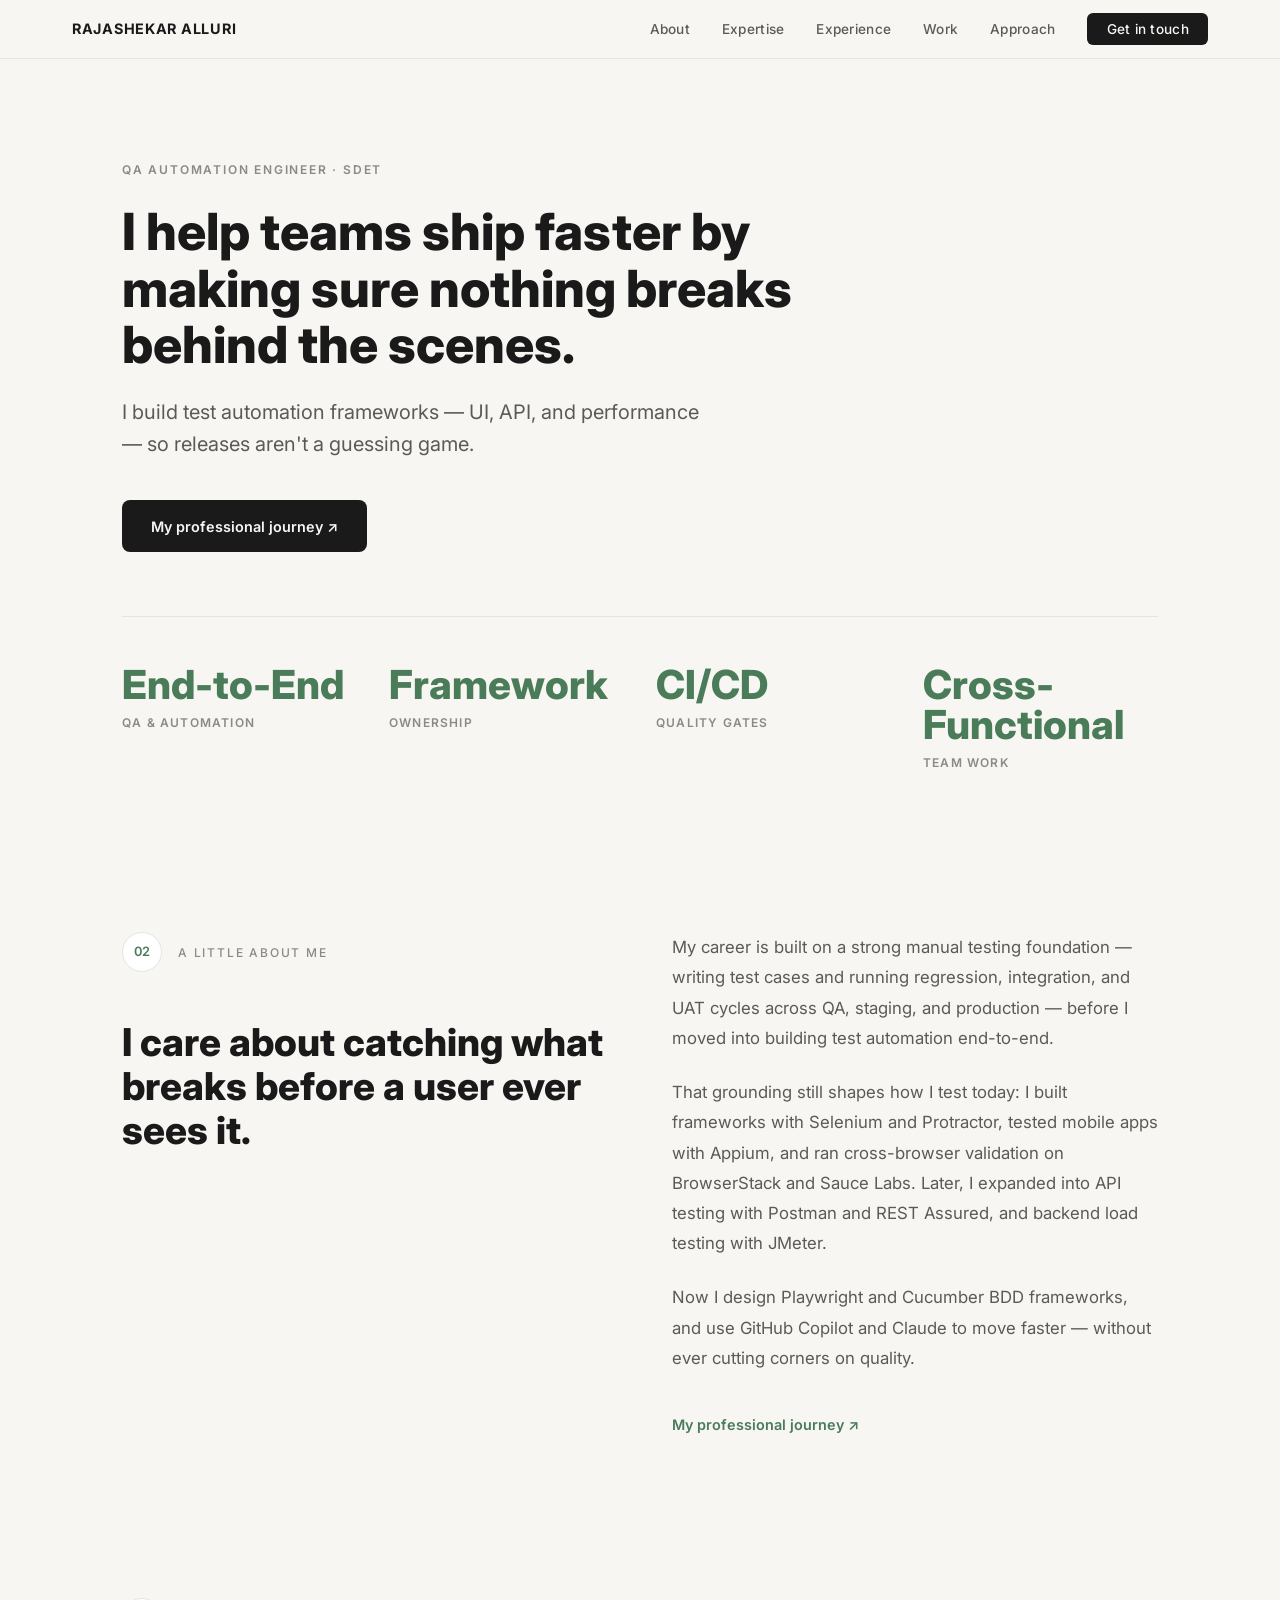
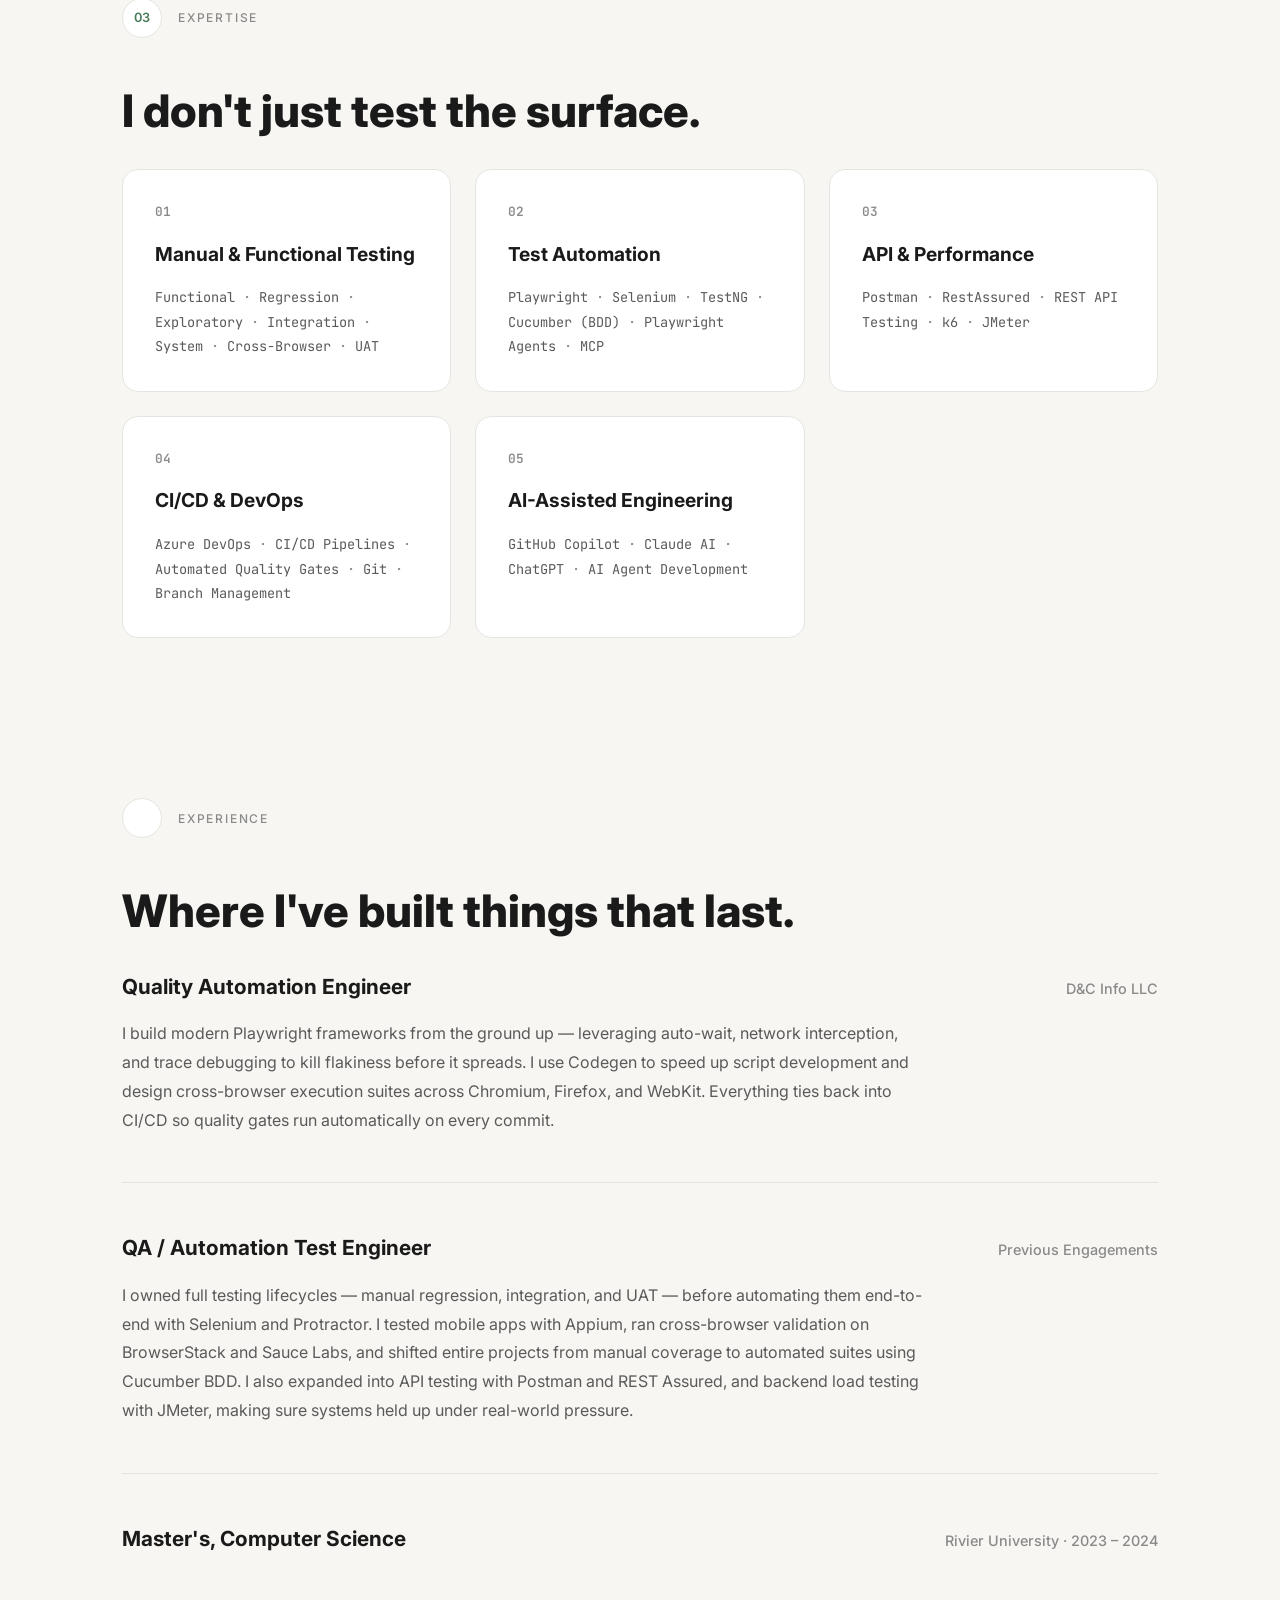
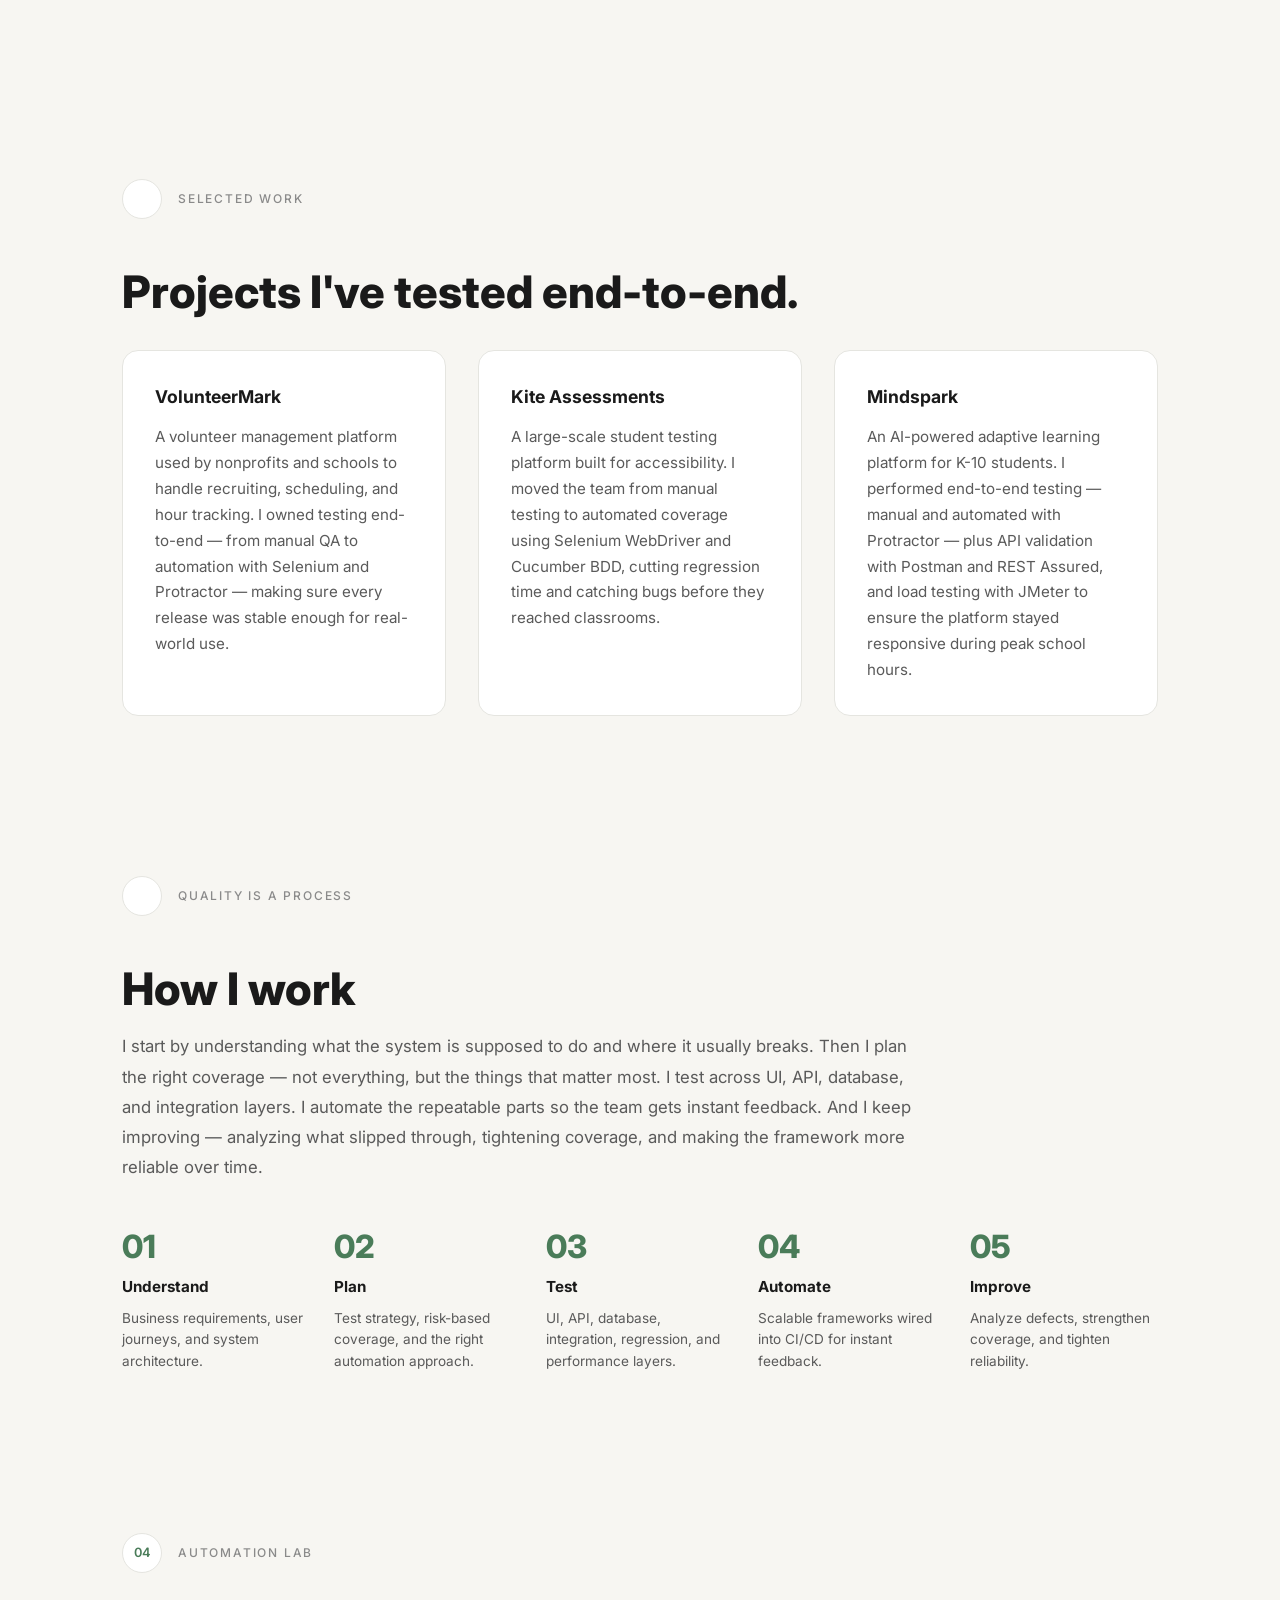
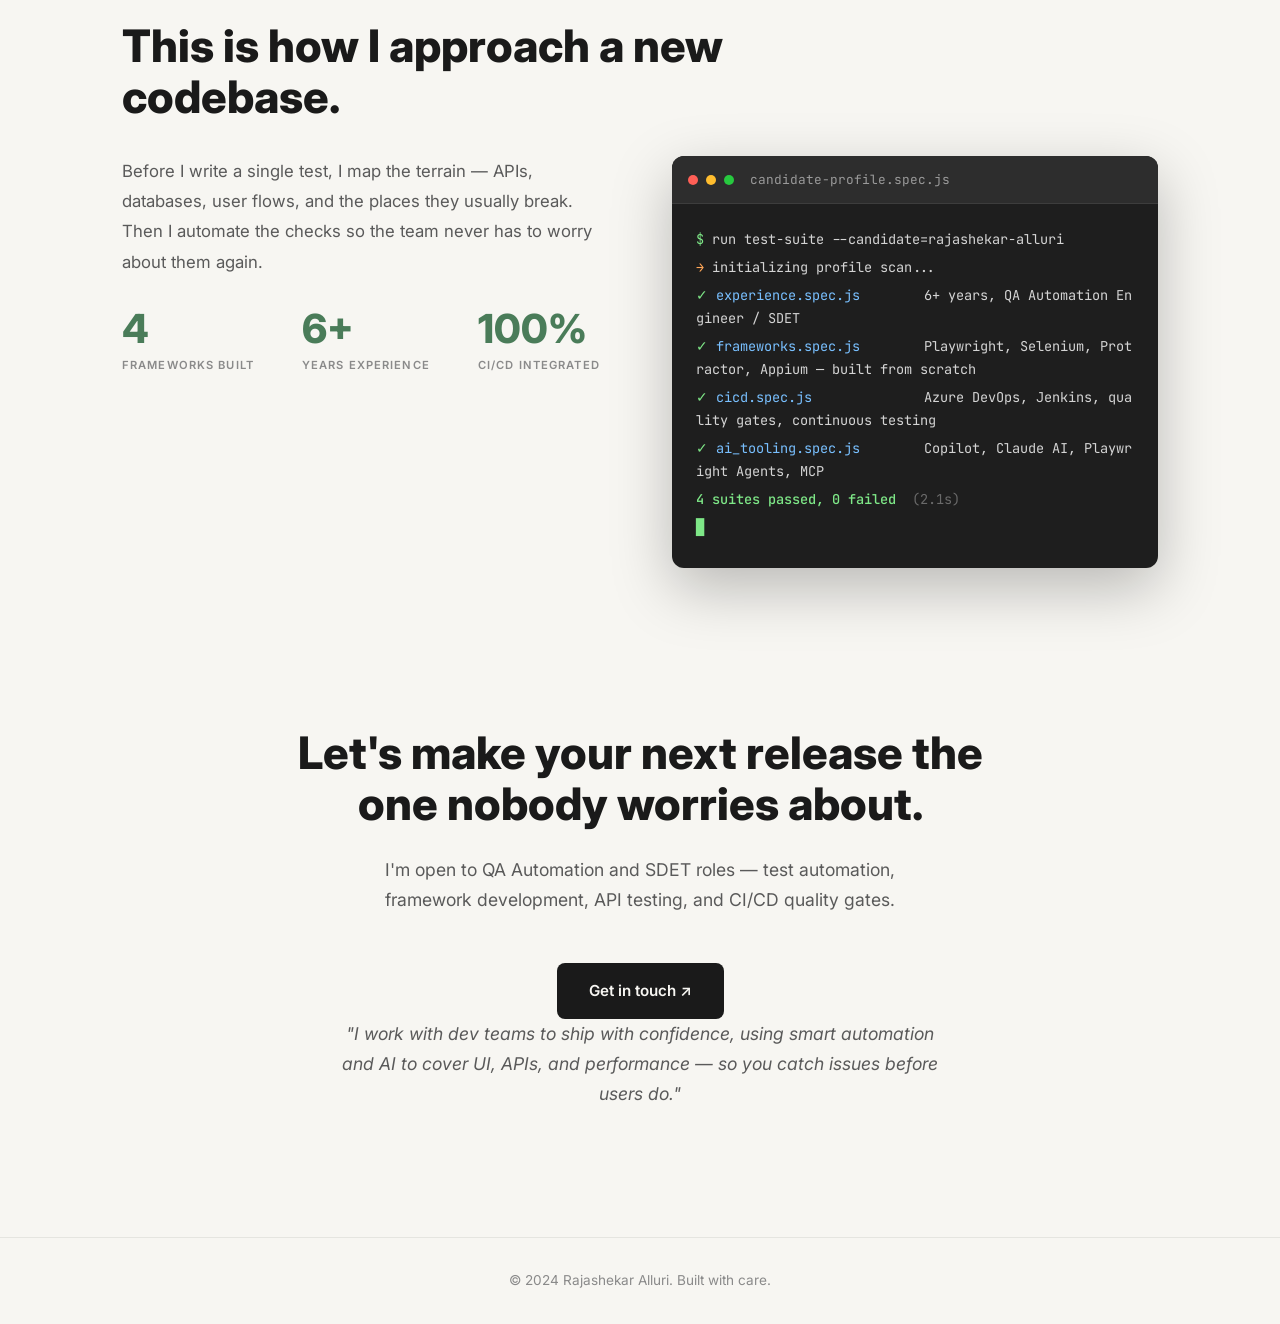
<file: index (1).html>
<!DOCTYPE html>
<html lang="en">
<head>
    <meta charset="UTF-8">
    <meta name="viewport" content="width=device-width, initial-scale=1.0">
    <title>Rajashekar Alluri | QA Automation Engineer</title>
    <link rel="preconnect" href="https://fonts.googleapis.com">
    <link rel="preconnect" href="https://fonts.gstatic.com" crossorigin>
    <link href="https://fonts.googleapis.com/css2?family=Inter:wght@300;400;500;600;700;800&family=JetBrains+Mono:wght@400;500&display=swap" rel="stylesheet">
    <style>
        :root {
            --bg: #f7f6f2;
            --bg-card: #ffffff;
            --text-primary: #1a1a1a;
            --text-secondary: #5a5a5a;
            --text-muted: #8a8a8a;
            --accent: #4a7c59;
            --accent-light: #e8f0eb;
            --border: #e5e5e0;
            --terminal-bg: #1e1e1e;
            --terminal-text: #d4d4d4;
            --terminal-green: #7ee787;
            --terminal-yellow: #ffa657;
            --terminal-red: #ff7b72;
            --terminal-blue: #79c0ff;
        }

        * {
            margin: 0;
            padding: 0;
            box-sizing: border-box;
        }

        body {
            font-family: 'Inter', -apple-system, BlinkMacSystemFont, sans-serif;
            background-color: var(--bg);
            color: var(--text-primary);
            line-height: 1.6;
            -webkit-font-smoothing: antialiased;
        }

        /* Navigation */
        nav {
            position: fixed;
            top: 0;
            left: 0;
            right: 0;
            z-index: 100;
            background: rgba(247, 246, 242, 0.92);
            backdrop-filter: blur(12px);
            border-bottom: 1px solid var(--border);
        }

        .nav-container {
            max-width: 1200px;
            margin: 0 auto;
            padding: 1rem 2rem;
            display: flex;
            justify-content: space-between;
            align-items: center;
        }

        .nav-logo {
            font-weight: 700;
            font-size: 0.9rem;
            letter-spacing: 0.05em;
            text-transform: uppercase;
            color: var(--text-primary);
            text-decoration: none;
        }

        .nav-links {
            display: flex;
            gap: 2rem;
            list-style: none;
        }

        .nav-links a {
            text-decoration: none;
            color: var(--text-secondary);
            font-size: 0.85rem;
            font-weight: 500;
            letter-spacing: 0.02em;
            transition: color 0.2s;
        }

        .nav-links a:hover {
            color: var(--accent);
        }

        .nav-cta {
            background: var(--text-primary);
            color: var(--bg) !important;
            padding: 0.5rem 1.2rem;
            border-radius: 6px;
            font-size: 0.8rem;
            font-weight: 600;
        }

        .nav-cta:hover {
            background: var(--accent);
        }

        /* Sections */
        section {
            max-width: 1100px;
            margin: 0 auto;
            padding: 6rem 2rem 4rem;
        }

        .section-header {
            display: flex;
            align-items: center;
            gap: 1rem;
            margin-bottom: 3rem;
        }

        .section-number {
            width: 40px;
            height: 40px;
            border-radius: 50%;
            border: 1px solid var(--border);
            display: flex;
            align-items: center;
            justify-content: center;
            font-size: 0.8rem;
            font-weight: 600;
            color: var(--accent);
            background: var(--bg-card);
        }

        .section-label {
            font-size: 0.75rem;
            font-weight: 500;
            letter-spacing: 0.15em;
            text-transform: uppercase;
            color: var(--text-muted);
        }

        .section-title {
            font-size: 2.8rem;
            font-weight: 800;
            line-height: 1.15;
            color: var(--text-primary);
            margin-top: 0.5rem;
            max-width: 700px;
        }

        /* Hero */
        .hero {
            padding-top: 10rem;
            padding-bottom: 4rem;
        }

        .hero-label {
            font-size: 0.75rem;
            font-weight: 600;
            letter-spacing: 0.15em;
            text-transform: uppercase;
            color: var(--text-muted);
            margin-bottom: 1.5rem;
        }

        .hero h1 {
            font-size: 3.2rem;
            font-weight: 800;
            line-height: 1.1;
            margin-bottom: 1.5rem;
            max-width: 800px;
        }

        .hero-subtitle {
            font-size: 1.25rem;
            color: var(--text-secondary);
            max-width: 600px;
            line-height: 1.6;
            font-weight: 400;
        }

        .hero-cta {
            margin-top: 2.5rem;
            display: inline-flex;
            align-items: center;
            gap: 0.5rem;
            background: var(--text-primary);
            color: var(--bg);
            padding: 0.9rem 1.8rem;
            border-radius: 8px;
            text-decoration: none;
            font-weight: 600;
            font-size: 0.9rem;
            transition: all 0.2s;
        }

        .hero-cta:hover {
            background: var(--accent);
            transform: translateY(-1px);
        }

        /* Stats Row */
        .stats-row {
            display: grid;
            grid-template-columns: repeat(4, 1fr);
            gap: 2rem;
            margin-top: 4rem;
            padding-top: 3rem;
            border-top: 1px solid var(--border);
        }

        .stat-item {
            text-align: left;
        }

        .stat-number {
            font-size: 2.5rem;
            font-weight: 800;
            color: var(--accent);
            line-height: 1;
            margin-bottom: 0.5rem;
        }

        .stat-label {
            font-size: 0.75rem;
            font-weight: 600;
            letter-spacing: 0.1em;
            text-transform: uppercase;
            color: var(--text-muted);
        }

        /* About */
        .about-grid {
            display: grid;
            grid-template-columns: 1fr 1fr;
            gap: 4rem;
            align-items: start;
        }

        .about-left .section-title {
            font-size: 2.4rem;
        }

        .about-right p {
            font-size: 1.05rem;
            color: var(--text-secondary);
            line-height: 1.8;
            margin-bottom: 1.5rem;
        }

        .about-link {
            display: inline-flex;
            align-items: center;
            gap: 0.4rem;
            color: var(--accent);
            text-decoration: none;
            font-weight: 600;
            font-size: 0.9rem;
            margin-top: 1rem;
        }

        .about-link:hover {
            text-decoration: underline;
        }

        /* Expertise Cards */
        .expertise-grid {
            display: grid;
            grid-template-columns: repeat(3, 1fr);
            gap: 1.5rem;
            margin-top: 2rem;
        }

        .expertise-card {
            background: var(--bg-card);
            border: 1px solid var(--border);
            border-radius: 16px;
            padding: 2rem;
            transition: all 0.3s ease;
        }

        .expertise-card:hover {
            transform: translateY(-4px);
            box-shadow: 0 12px 40px rgba(0,0,0,0.06);
            border-color: var(--accent);
        }

        .card-number {
            font-size: 0.8rem;
            font-weight: 600;
            color: var(--text-muted);
            margin-bottom: 1rem;
            font-family: 'JetBrains Mono', monospace;
        }

        .card-title {
            font-size: 1.2rem;
            font-weight: 700;
            margin-bottom: 1rem;
            color: var(--text-primary);
        }

        .card-tags {
            font-size: 0.85rem;
            color: var(--text-secondary);
            line-height: 1.8;
            font-family: 'JetBrains Mono', monospace;
        }

        .card-tags span {
            display: inline;
        }

        .card-tags span::after {
            content: " · ";
            color: var(--text-muted);
        }

        .card-tags span:last-child::after {
            content: "";
        }

        /* Experience */
        .experience-list {
            display: flex;
            flex-direction: column;
            gap: 3rem;
            margin-top: 2rem;
        }

        .experience-item {
            padding-bottom: 3rem;
            border-bottom: 1px solid var(--border);
        }

        .experience-item:last-child {
            border-bottom: none;
        }

        .exp-header {
            display: flex;
            justify-content: space-between;
            align-items: baseline;
            margin-bottom: 1rem;
        }

        .exp-title {
            font-size: 1.3rem;
            font-weight: 700;
            color: var(--text-primary);
        }

        .exp-company {
            font-size: 0.9rem;
            color: var(--text-muted);
            font-weight: 500;
        }

        .exp-desc {
            font-size: 1rem;
            color: var(--text-secondary);
            line-height: 1.8;
            max-width: 800px;
        }

        /* Work / Projects */
        .work-grid {
            display: grid;
            grid-template-columns: repeat(3, 1fr);
            gap: 2rem;
            margin-top: 2rem;
        }

        .work-card {
            background: var(--bg-card);
            border: 1px solid var(--border);
            border-radius: 16px;
            padding: 2rem;
            transition: all 0.3s ease;
        }

        .work-card:hover {
            transform: translateY(-4px);
            box-shadow: 0 12px 40px rgba(0,0,0,0.06);
        }

        .work-title {
            font-size: 1.1rem;
            font-weight: 700;
            margin-bottom: 0.8rem;
        }

        .work-desc {
            font-size: 0.95rem;
            color: var(--text-secondary);
            line-height: 1.7;
        }

        /* Process */
        .process-steps {
            display: grid;
            grid-template-columns: repeat(5, 1fr);
            gap: 1.5rem;
            margin-top: 3rem;
        }

        .process-step {
            text-align: left;
        }

        .step-number {
            font-size: 2rem;
            font-weight: 800;
            color: var(--accent);
            margin-bottom: 0.8rem;
            line-height: 1;
        }

        .step-title {
            font-size: 0.95rem;
            font-weight: 700;
            margin-bottom: 0.5rem;
        }

        .step-desc {
            font-size: 0.85rem;
            color: var(--text-secondary);
            line-height: 1.6;
        }

        /* Automation Lab */
        .lab-grid {
            display: grid;
            grid-template-columns: 1fr 1fr;
            gap: 4rem;
            align-items: start;
            margin-top: 2rem;
        }

        .lab-left p {
            font-size: 1.05rem;
            color: var(--text-secondary);
            line-height: 1.8;
            margin-bottom: 2rem;
        }

        .lab-stats {
            display: flex;
            gap: 3rem;
        }

        .lab-stat {
            text-align: left;
        }

        .lab-stat-num {
            font-size: 2.5rem;
            font-weight: 800;
            color: var(--accent);
            line-height: 1;
        }

        .lab-stat-label {
            font-size: 0.7rem;
            font-weight: 600;
            letter-spacing: 0.1em;
            text-transform: uppercase;
            color: var(--text-muted);
            margin-top: 0.5rem;
        }

        /* Terminal */
        .terminal {
            background: var(--terminal-bg);
            border-radius: 12px;
            overflow: hidden;
            box-shadow: 0 20px 60px rgba(0,0,0,0.25);
            font-family: 'JetBrains Mono', monospace;
            font-size: 0.85rem;
            line-height: 1.7;
        }

        .terminal-header {
            background: #2d2d2d;
            padding: 0.8rem 1rem;
            display: flex;
            align-items: center;
            gap: 0.5rem;
            border-bottom: 1px solid #3d3d3d;
        }

        .terminal-dot {
            width: 10px;
            height: 10px;
            border-radius: 50%;
        }

        .dot-red { background: #ff5f56; }
        .dot-yellow { background: #ffbd2e; }
        .dot-green { background: #27c93f; }

        .terminal-filename {
            margin-left: 0.5rem;
            color: #9a9a9a;
            font-size: 0.8rem;
        }

        .terminal-body {
            padding: 1.5rem;
            color: var(--terminal-text);
        }

        .terminal-line {
            margin-bottom: 0.3rem;
            white-space: pre-wrap;
            word-break: break-all;
        }

        .term-prompt { color: var(--terminal-green); }
        .term-arrow { color: var(--terminal-yellow); }
        .term-check { color: var(--terminal-green); }
        .term-file { color: var(--terminal-blue); }
        .term-pass { color: var(--terminal-green); font-weight: 500; }
        .term-dim { color: #6a6a6a; }

        /* Contact */
        .contact-section {
            text-align: center;
            padding-bottom: 6rem;
        }

        .contact-section .section-title {
            margin: 0 auto 1.5rem;
            max-width: 700px;
        }

        .contact-section p {
            font-size: 1.1rem;
            color: var(--text-secondary);
            max-width: 600px;
            margin: 0 auto 2rem;
            line-height: 1.7;
        }

        .contact-quote {
            font-style: italic;
            color: var(--text-muted);
            font-size: 1rem;
            max-width: 700px;
            margin: 2rem auto 0;
            line-height: 1.7;
        }

        .contact-btn {
            display: inline-flex;
            align-items: center;
            gap: 0.5rem;
            background: var(--text-primary);
            color: var(--bg);
            padding: 1rem 2rem;
            border-radius: 8px;
            text-decoration: none;
            font-weight: 600;
            font-size: 0.95rem;
            transition: all 0.2s;
            margin-top: 1rem;
        }

        .contact-btn:hover {
            background: var(--accent);
            transform: translateY(-2px);
        }

        /* Footer */
        footer {
            text-align: center;
            padding: 2rem;
            border-top: 1px solid var(--border);
            color: var(--text-muted);
            font-size: 0.85rem;
        }

        /* Responsive */
        @media (max-width: 900px) {
            .about-grid,
            .lab-grid {
                grid-template-columns: 1fr;
            }
            .expertise-grid,
            .work-grid {
                grid-template-columns: 1fr;
            }
            .process-steps {
                grid-template-columns: 1fr;
            }
            .stats-row {
                grid-template-columns: repeat(2, 1fr);
            }
            .hero h1 {
                font-size: 2.2rem;
            }
            .section-title {
                font-size: 2rem;
            }
            .nav-links {
                display: none;
            }
        }
    </style>
</head>
<body>

    <!-- Navigation -->
    <nav>
        <div class="nav-container">
            <a href="#" class="nav-logo">Rajashekar Alluri</a>
            <ul class="nav-links">
                <li><a href="#about">About</a></li>
                <li><a href="#expertise">Expertise</a></li>
                <li><a href="#experience">Experience</a></li>
                <li><a href="#work">Work</a></li>
                <li><a href="#approach">Approach</a></li>
                <li><a href="#contact" class="nav-cta">Get in touch</a></li>
            </ul>
        </div>
    </nav>

    <!-- Hero -->
    <section class="hero" id="home">
        <div class="hero-label">QA Automation Engineer · SDET</div>
        <h1>I help teams ship faster by making sure nothing breaks behind the scenes.</h1>
        <p class="hero-subtitle">I build test automation frameworks — UI, API, and performance — so releases aren't a guessing game.</p>
        <a href="#experience" class="hero-cta">My professional journey ↗</a>

        <div class="stats-row">
            <div class="stat-item">
                <div class="stat-number">End-to-End</div>
                <div class="stat-label">QA & Automation</div>
            </div>
            <div class="stat-item">
                <div class="stat-number">Framework</div>
                <div class="stat-label">Ownership</div>
            </div>
            <div class="stat-item">
                <div class="stat-number">CI/CD</div>
                <div class="stat-label">Quality Gates</div>
            </div>
            <div class="stat-item">
                <div class="stat-number">Cross-Functional</div>
                <div class="stat-label">Team Work</div>
            </div>
        </div>
    </section>

    <!-- About -->
    <section id="about">
        <div class="about-grid">
            <div class="about-left">
                <div class="section-header">
                    <div class="section-number">02</div>
                    <div class="section-label">A Little About Me</div>
                </div>
                <h2 class="section-title">I care about catching what breaks before a user ever sees it.</h2>
            </div>
            <div class="about-right">
                <p>My career is built on a strong manual testing foundation — writing test cases and running regression, integration, and UAT cycles across QA, staging, and production — before I moved into building test automation end-to-end.</p>
                <p>That grounding still shapes how I test today: I built frameworks with Selenium and Protractor, tested mobile apps with Appium, and ran cross-browser validation on BrowserStack and Sauce Labs. Later, I expanded into API testing with Postman and REST Assured, and backend load testing with JMeter.</p>
                <p>Now I design Playwright and Cucumber BDD frameworks, and use GitHub Copilot and Claude to move faster — without ever cutting corners on quality.</p>
                <a href="#experience" class="about-link">My professional journey ↗</a>
            </div>
        </div>
    </section>

    <!-- Expertise -->
    <section id="expertise">
        <div class="section-header">
            <div class="section-number">03</div>
            <div class="section-label">Expertise</div>
        </div>
        <h2 class="section-title">I don't just test the surface.</h2>

        <div class="expertise-grid">
            <div class="expertise-card">
                <div class="card-number">01</div>
                <div class="card-title">Manual & Functional Testing</div>
                <div class="card-tags">
                    <span>Functional</span>
                    <span>Regression</span>
                    <span>Exploratory</span>
                    <span>Integration</span>
                    <span>System</span>
                    <span>Cross-Browser</span>
                    <span>UAT</span>
                </div>
            </div>
            <div class="expertise-card">
                <div class="card-number">02</div>
                <div class="card-title">Test Automation</div>
                <div class="card-tags">
                    <span>Playwright</span>
                    <span>Selenium</span>
                    <span>TestNG</span>
                    <span>Cucumber (BDD)</span>
                    <span>Playwright Agents</span>
                    <span>MCP</span>
                </div>
            </div>
            <div class="expertise-card">
                <div class="card-number">03</div>
                <div class="card-title">API & Performance</div>
                <div class="card-tags">
                    <span>Postman</span>
                    <span>RestAssured</span>
                    <span>REST API Testing</span>
                    <span>k6</span>
                    <span>JMeter</span>
                </div>
            </div>
            <div class="expertise-card">
                <div class="card-number">04</div>
                <div class="card-title">CI/CD & DevOps</div>
                <div class="card-tags">
                    <span>Azure DevOps</span>
                    <span>CI/CD Pipelines</span>
                    <span>Automated Quality Gates</span>
                    <span>Git</span>
                    <span>Branch Management</span>
                </div>
            </div>
            <div class="expertise-card">
                <div class="card-number">05</div>
                <div class="card-title">AI-Assisted Engineering</div>
                <div class="card-tags">
                    <span>GitHub Copilot</span>
                    <span>Claude AI</span>
                    <span>ChatGPT</span>
                    <span>AI Agent Development</span>
                </div>
            </div>
        </div>
    </section>

    <!-- Experience -->
    <section id="experience">
        <div class="section-header">
            <div class="section-number"></div>
            <div class="section-label">Experience</div>
        </div>
        <h2 class="section-title">Where I've built things that last.</h2>

        <div class="experience-list">
            <div class="experience-item">
                <div class="exp-header">
                    <div class="exp-title">Quality Automation Engineer</div>
                    <div class="exp-company">D&C Info LLC</div>
                </div>
                <p class="exp-desc">I build modern Playwright frameworks from the ground up — leveraging auto-wait, network interception, and trace debugging to kill flakiness before it spreads. I use Codegen to speed up script development and design cross-browser execution suites across Chromium, Firefox, and WebKit. Everything ties back into CI/CD so quality gates run automatically on every commit.</p>
            </div>
            <div class="experience-item">
                <div class="exp-header">
                    <div class="exp-title">QA / Automation Test Engineer</div>
                    <div class="exp-company">Previous Engagements</div>
                </div>
                <p class="exp-desc">I owned full testing lifecycles — manual regression, integration, and UAT — before automating them end-to-end with Selenium and Protractor. I tested mobile apps with Appium, ran cross-browser validation on BrowserStack and Sauce Labs, and shifted entire projects from manual coverage to automated suites using Cucumber BDD. I also expanded into API testing with Postman and REST Assured, and backend load testing with JMeter, making sure systems held up under real-world pressure.</p>
            </div>
            <div class="experience-item">
                <div class="exp-header">
                    <div class="exp-title">Master's, Computer Science</div>
                    <div class="exp-company">Rivier University · 2023 – 2024</div>
                </div>
            </div>
        </div>
    </section>

    <!-- Selected Work -->
    <section id="work">
        <div class="section-header">
            <div class="section-number"></div>
            <div class="section-label">Selected Work</div>
        </div>
        <h2 class="section-title">Projects I've tested end-to-end.</h2>

        <div class="work-grid">
            <div class="work-card">
                <div class="work-title">VolunteerMark</div>
                <p class="work-desc">A volunteer management platform used by nonprofits and schools to handle recruiting, scheduling, and hour tracking. I owned testing end-to-end — from manual QA to automation with Selenium and Protractor — making sure every release was stable enough for real-world use.</p>
            </div>
            <div class="work-card">
                <div class="work-title">Kite Assessments</div>
                <p class="work-desc">A large-scale student testing platform built for accessibility. I moved the team from manual testing to automated coverage using Selenium WebDriver and Cucumber BDD, cutting regression time and catching bugs before they reached classrooms.</p>
            </div>
            <div class="work-card">
                <div class="work-title">Mindspark</div>
                <p class="work-desc">An AI-powered adaptive learning platform for K-10 students. I performed end-to-end testing — manual and automated with Protractor — plus API validation with Postman and REST Assured, and load testing with JMeter to ensure the platform stayed responsive during peak school hours.</p>
            </div>
        </div>
    </section>

    <!-- Work Approach -->
    <section id="approach">
        <div class="section-header">
            <div class="section-number"></div>
            <div class="section-label">Quality is a Process</div>
        </div>
        <h2 class="section-title">How I work</h2>
        <p style="font-size: 1.05rem; color: var(--text-secondary); line-height: 1.8; max-width: 800px; margin-top: 1rem;">I start by understanding what the system is supposed to do and where it usually breaks. Then I plan the right coverage — not everything, but the things that matter most. I test across UI, API, database, and integration layers. I automate the repeatable parts so the team gets instant feedback. And I keep improving — analyzing what slipped through, tightening coverage, and making the framework more reliable over time.</p>

        <div class="process-steps">
            <div class="process-step">
                <div class="step-number">01</div>
                <div class="step-title">Understand</div>
                <div class="step-desc">Business requirements, user journeys, and system architecture.</div>
            </div>
            <div class="process-step">
                <div class="step-number">02</div>
                <div class="step-title">Plan</div>
                <div class="step-desc">Test strategy, risk-based coverage, and the right automation approach.</div>
            </div>
            <div class="process-step">
                <div class="step-number">03</div>
                <div class="step-title">Test</div>
                <div class="step-desc">UI, API, database, integration, regression, and performance layers.</div>
            </div>
            <div class="process-step">
                <div class="step-number">04</div>
                <div class="step-title">Automate</div>
                <div class="step-desc">Scalable frameworks wired into CI/CD for instant feedback.</div>
            </div>
            <div class="process-step">
                <div class="step-number">05</div>
                <div class="step-title">Improve</div>
                <div class="step-desc">Analyze defects, strengthen coverage, and tighten reliability.</div>
            </div>
        </div>
    </section>

    <!-- Automation Lab -->
    <section id="lab">
        <div class="section-header">
            <div class="section-number">04</div>
            <div class="section-label">Automation Lab</div>
        </div>
        <h2 class="section-title">This is how I approach a new codebase.</h2>

        <div class="lab-grid">
            <div class="lab-left">
                <p>Before I write a single test, I map the terrain — APIs, databases, user flows, and the places they usually break. Then I automate the checks so the team never has to worry about them again.</p>
                <div class="lab-stats">
                    <div class="lab-stat">
                        <div class="lab-stat-num">4</div>
                        <div class="lab-stat-label">Frameworks Built</div>
                    </div>
                    <div class="lab-stat">
                        <div class="lab-stat-num">6+</div>
                        <div class="lab-stat-label">Years Experience</div>
                    </div>
                    <div class="lab-stat">
                        <div class="lab-stat-num">100%</div>
                        <div class="lab-stat-label">CI/CD Integrated</div>
                    </div>
                </div>
            </div>
            <div class="lab-right">
                <div class="terminal">
                    <div class="terminal-header">
                        <div class="terminal-dot dot-red"></div>
                        <div class="terminal-dot dot-yellow"></div>
                        <div class="terminal-dot dot-green"></div>
                        <div class="terminal-filename">candidate-profile.spec.js</div>
                    </div>
                    <div class="terminal-body">
                        <div class="terminal-line"><span class="term-prompt">$</span> run test-suite --candidate=rajashekar-alluri</div>
                        <div class="terminal-line"><span class="term-arrow">→</span> initializing profile scan...</div>
                        <div class="terminal-line"><span class="term-check">✓</span> <span class="term-file">experience.spec.js</span>        6+ years, QA Automation Engineer / SDET</div>
                        <div class="terminal-line"><span class="term-check">✓</span> <span class="term-file">frameworks.spec.js</span>        Playwright, Selenium, Protractor, Appium — built from scratch</div>
                        <div class="terminal-line"><span class="term-check">✓</span> <span class="term-file">cicd.spec.js</span>              Azure DevOps, Jenkins, quality gates, continuous testing</div>
                        <div class="terminal-line"><span class="term-check">✓</span> <span class="term-file">ai_tooling.spec.js</span>        Copilot, Claude AI, Playwright Agents, MCP</div>
                        <div class="terminal-line"></div>
                        <div class="terminal-line"><span class="term-pass">4 suites passed, 0 failed</span>  <span class="term-dim">(2.1s)</span></div>
                        <div class="terminal-line"><span class="term-pass">█</span></div>
                    </div>
                </div>
            </div>
        </div>
    </section>

    <!-- Contact -->
    <section id="contact" class="contact-section">
        <h2 class="section-title">Let's make your next release the one nobody worries about.</h2>
        <p>I'm open to QA Automation and SDET roles — test automation, framework development, API testing, and CI/CD quality gates.</p>
        <a href="mailto:rajashekarreddy4848@gmail.com" class="contact-btn">Get in touch ↗</a>
        <p class="contact-quote">"I work with dev teams to ship with confidence, using smart automation and AI to cover UI, APIs, and performance — so you catch issues before users do."</p>
    </section>

    <!-- Footer -->
    <footer>
        <p>© 2024 Rajashekar Alluri. Built with care.</p>
    </footer>

</body>
</html>
</file>
